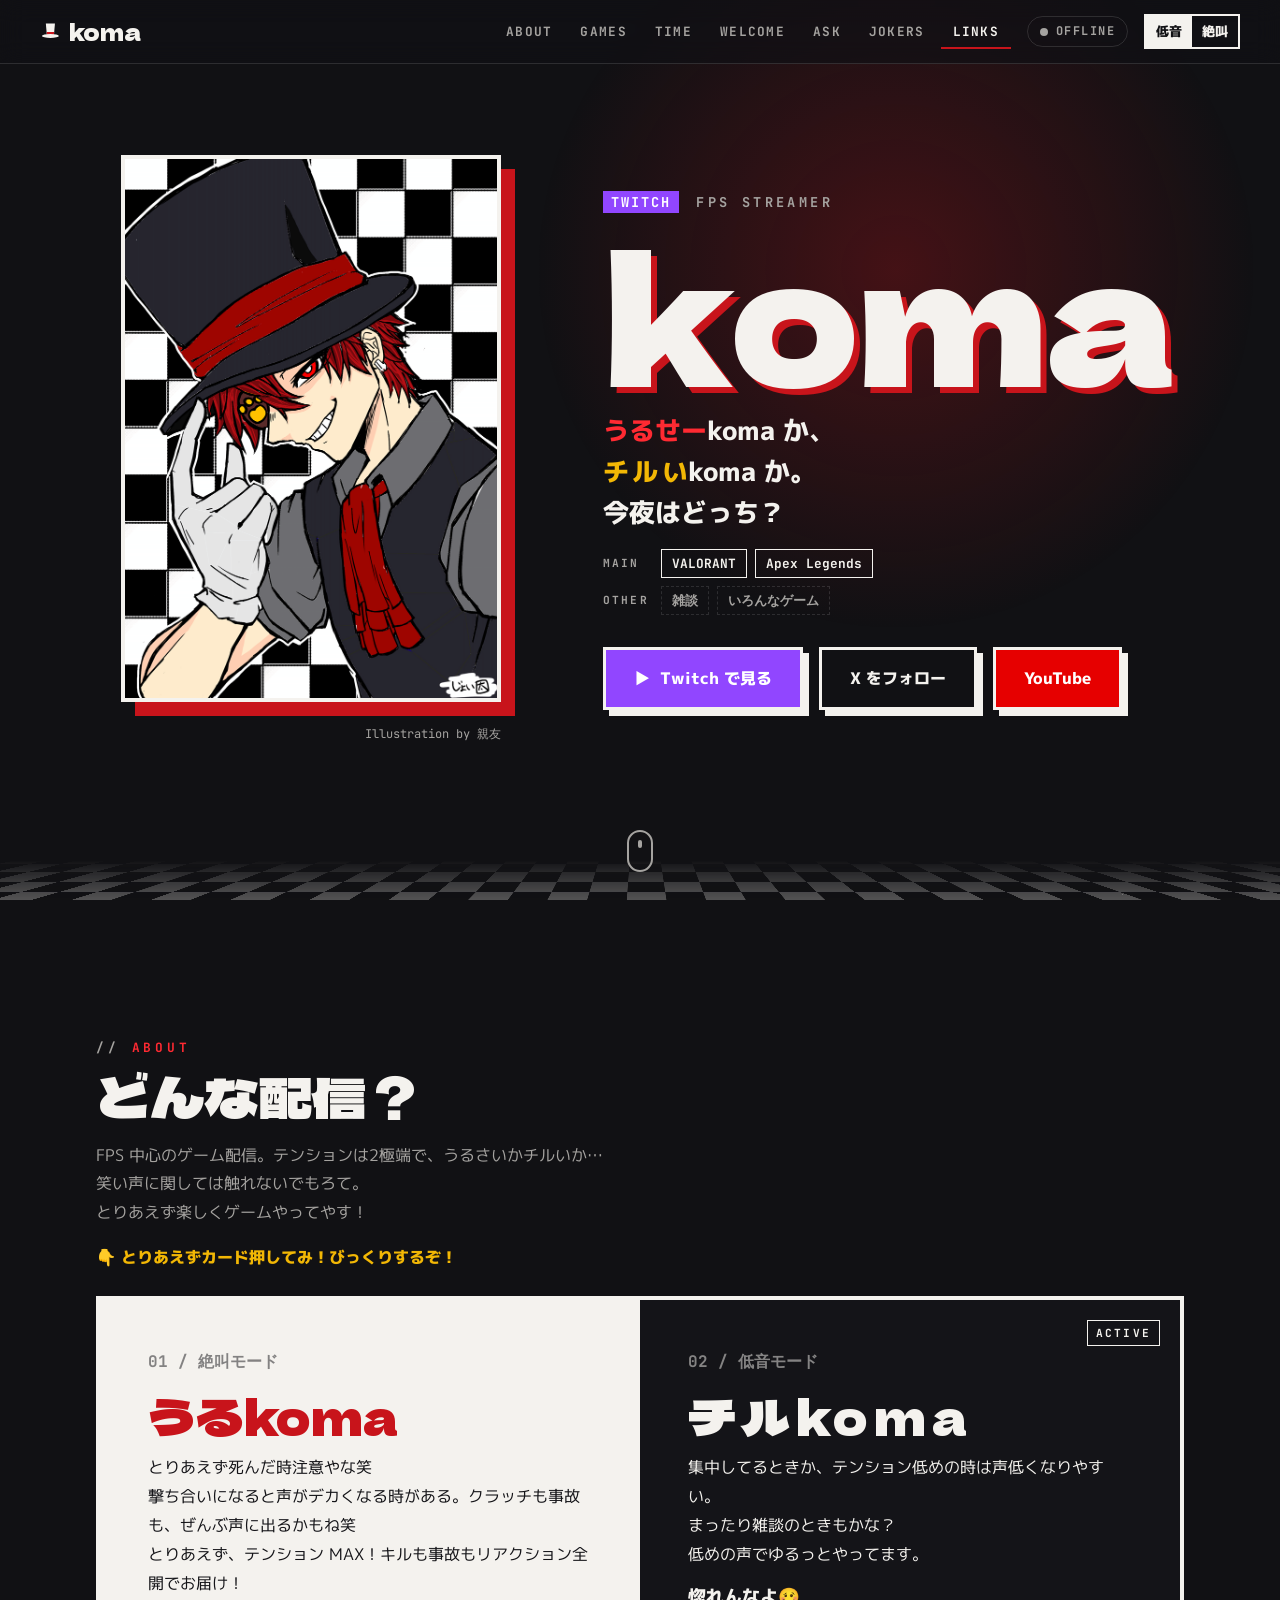
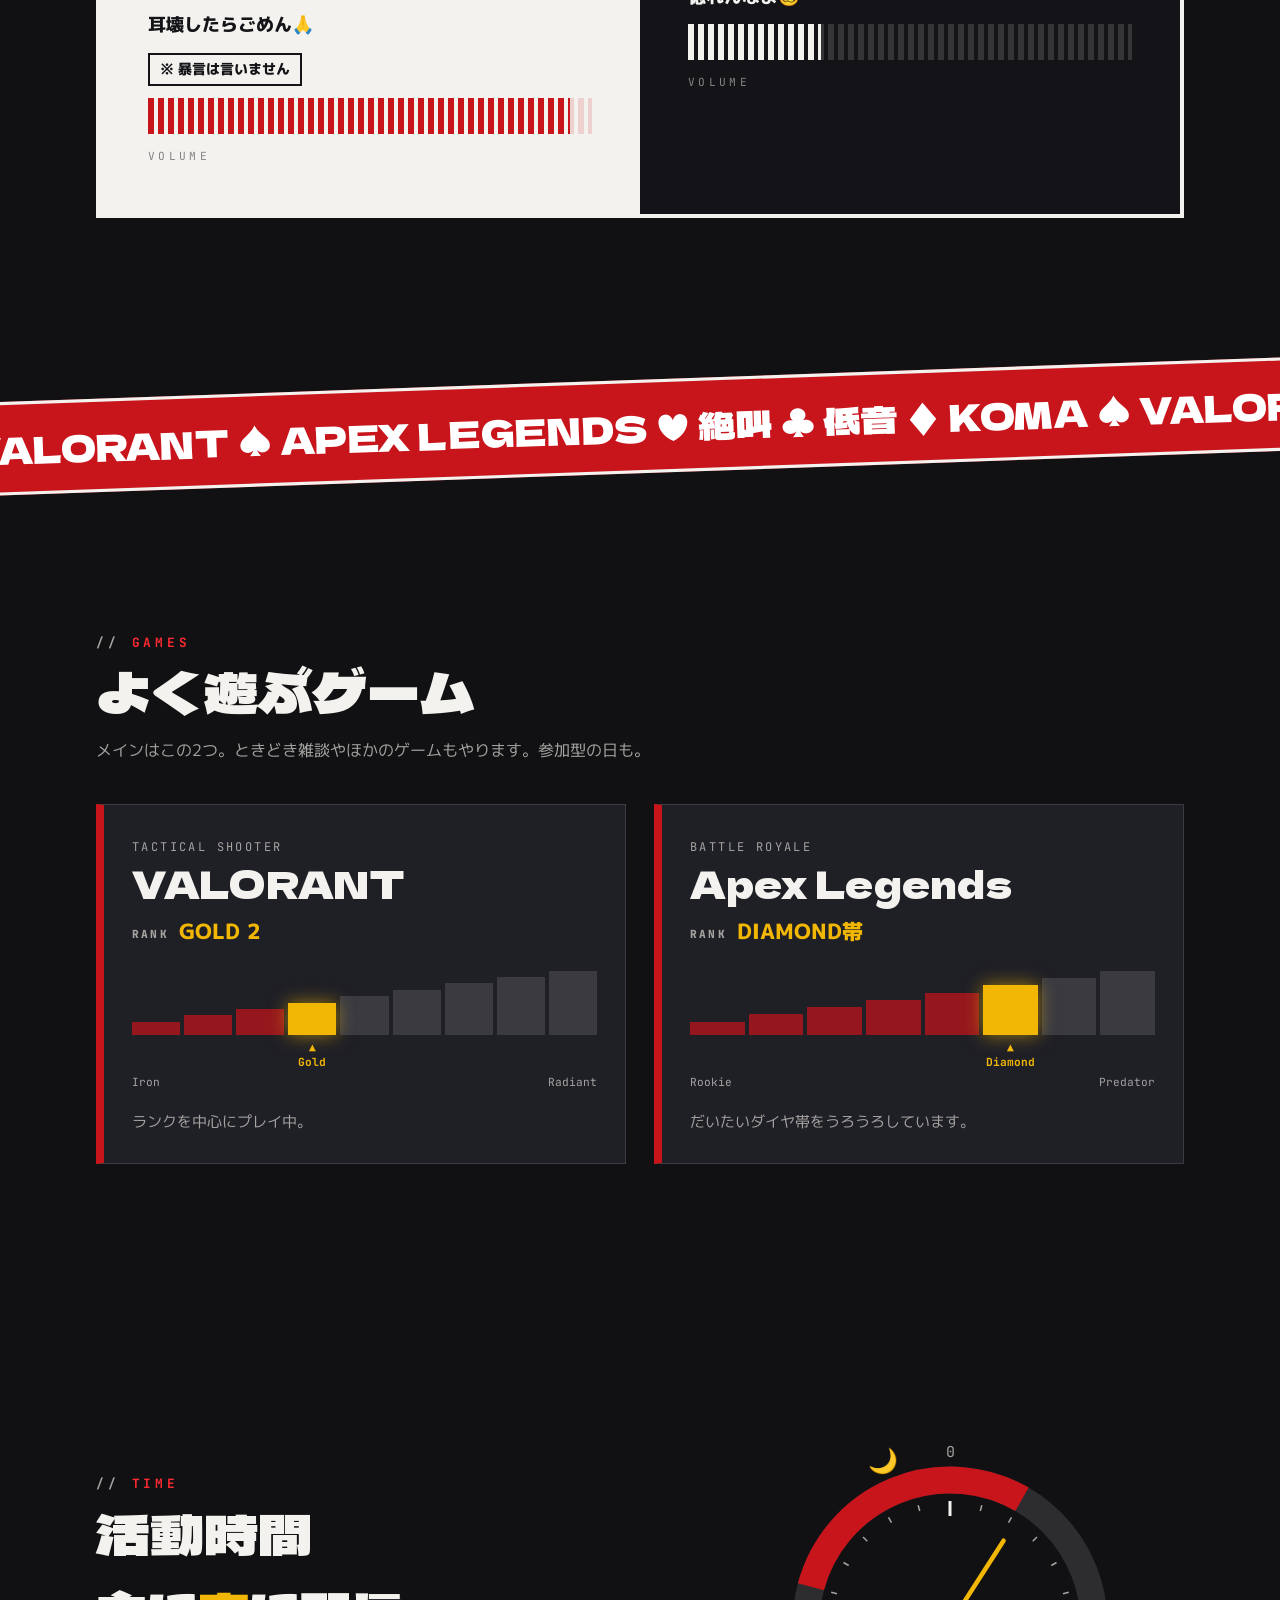
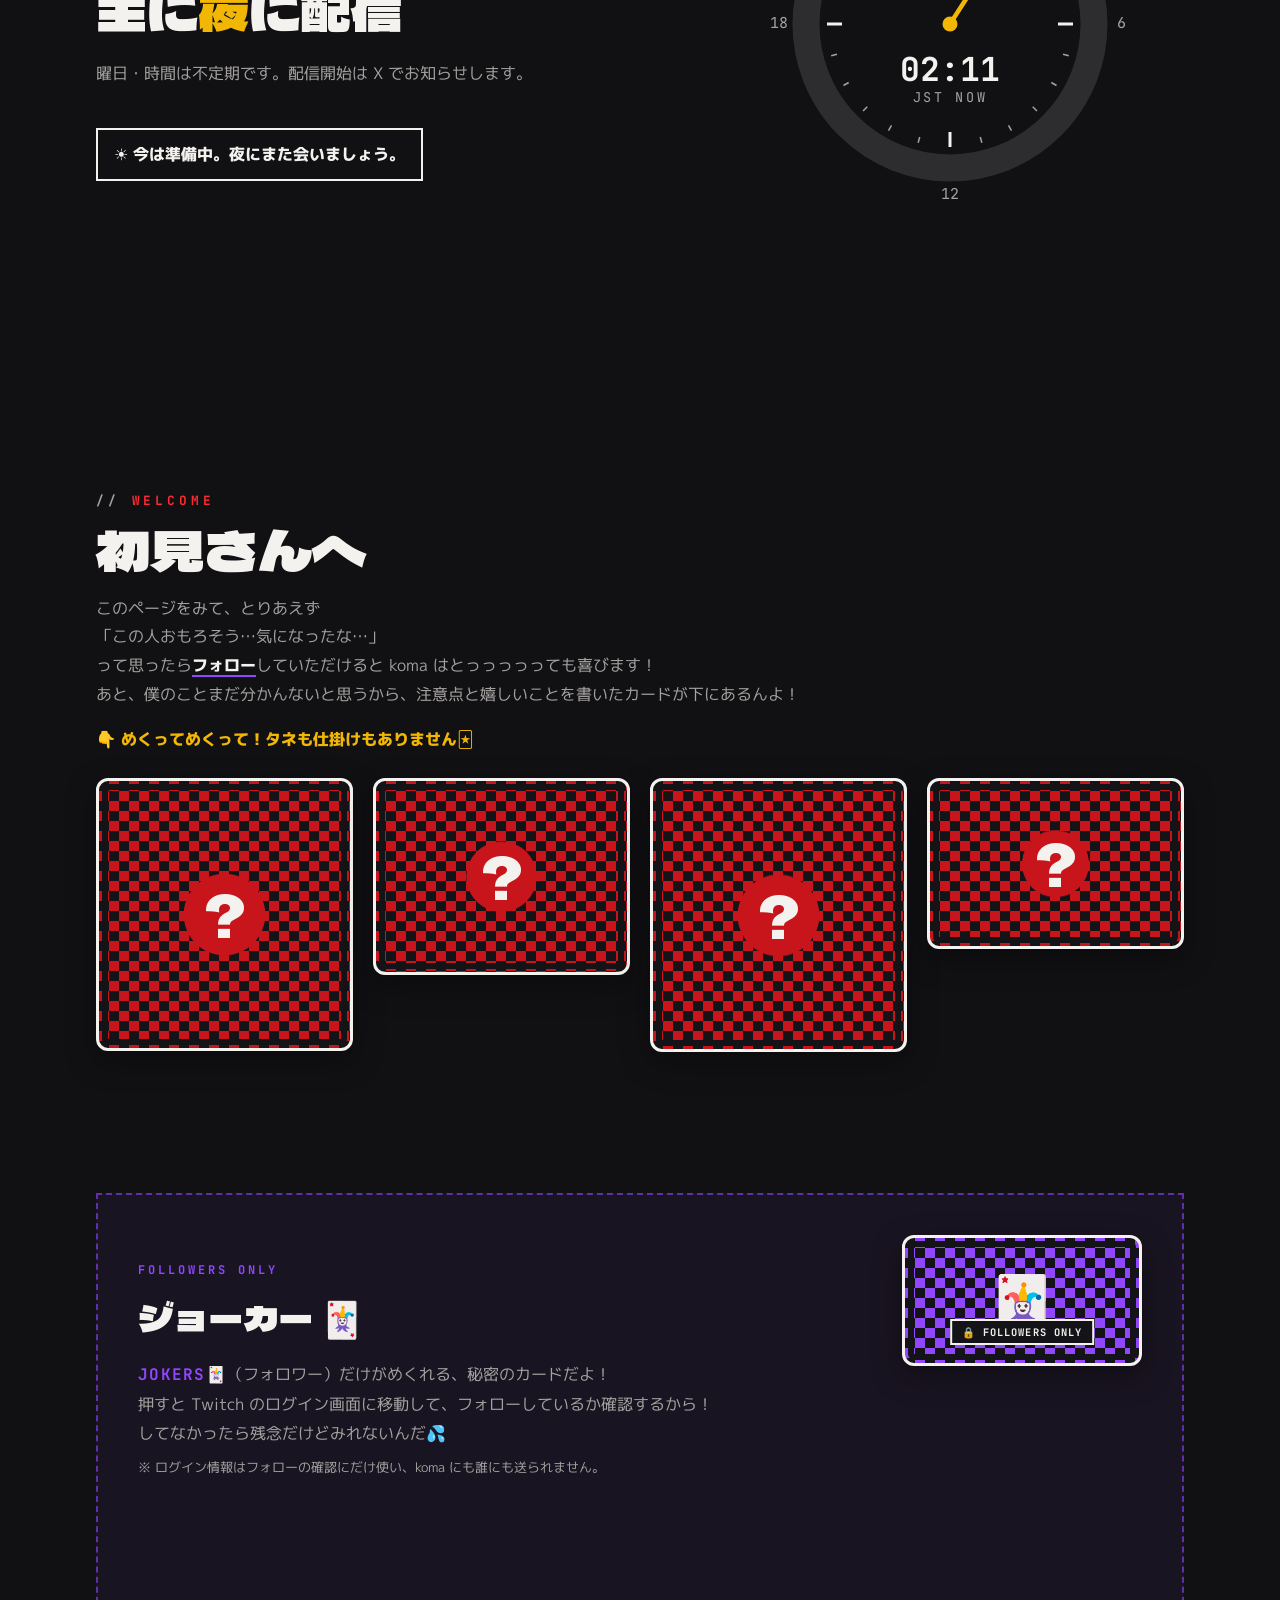
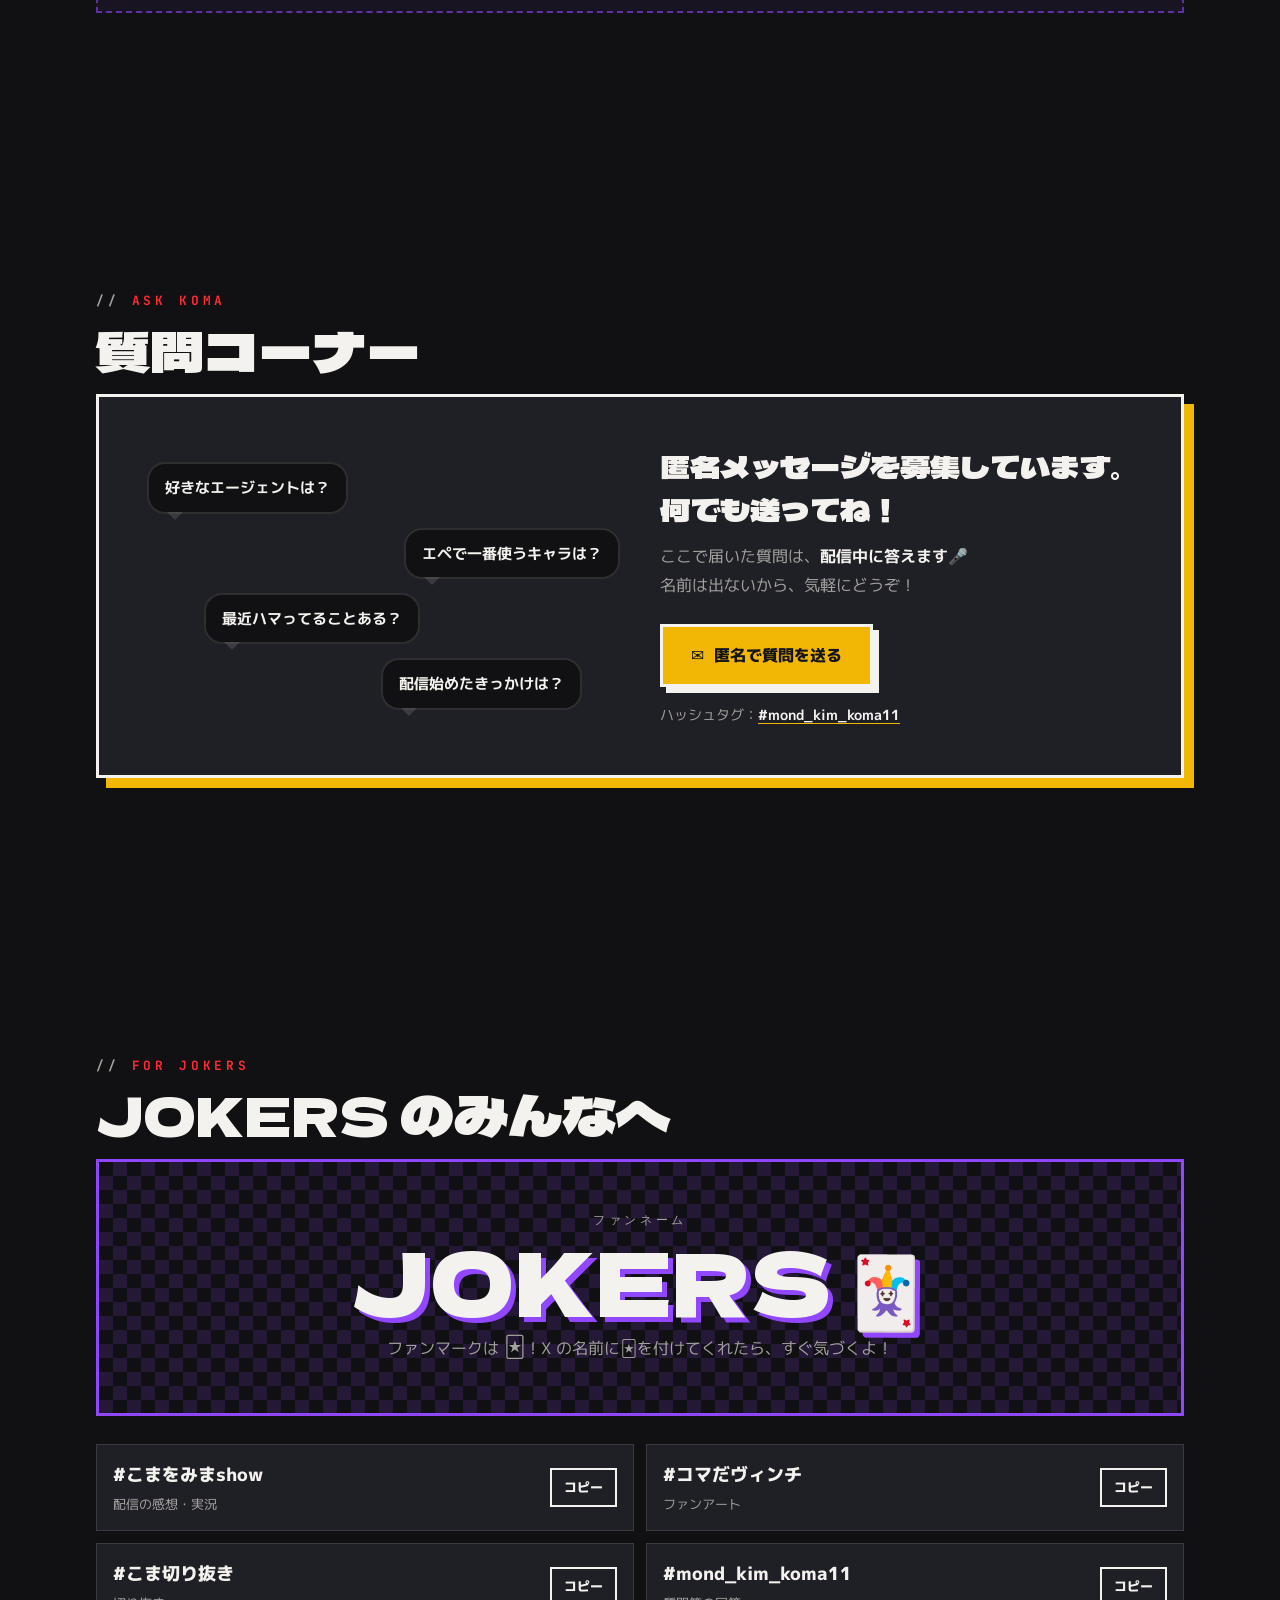
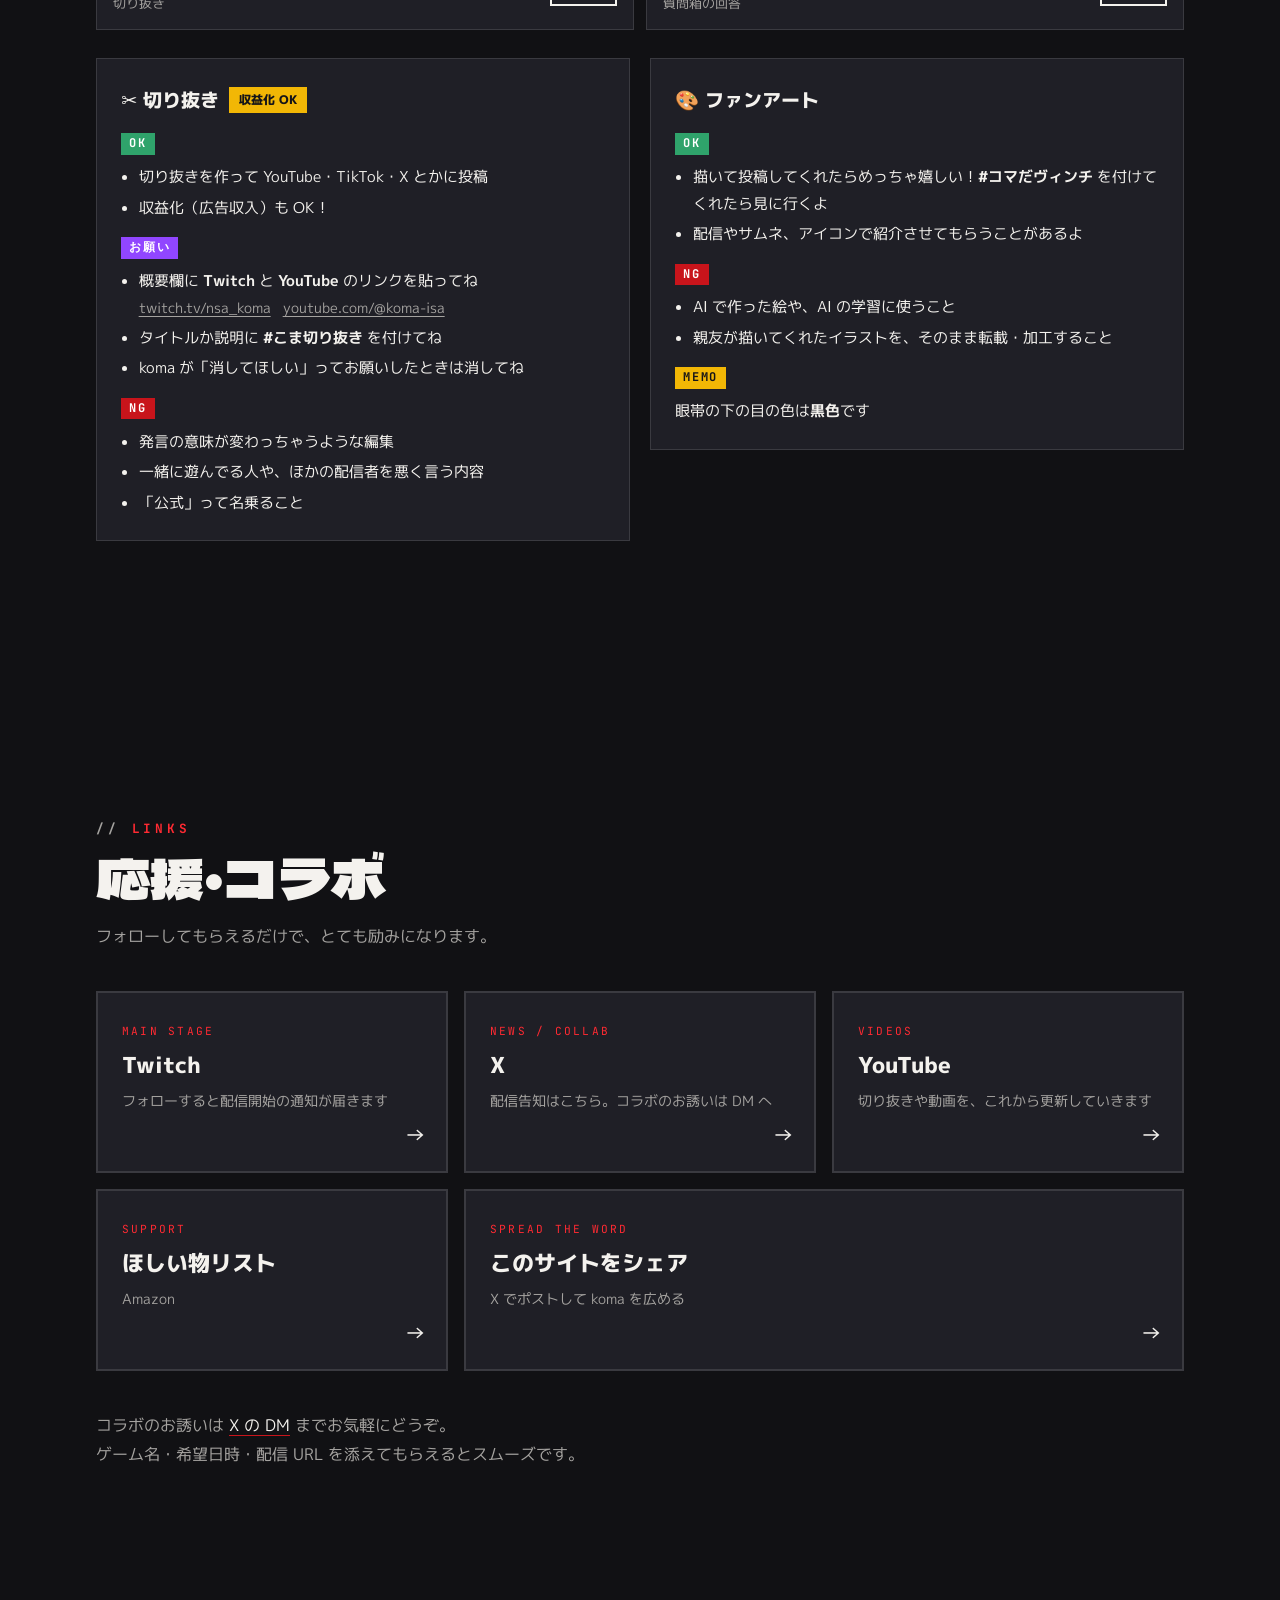
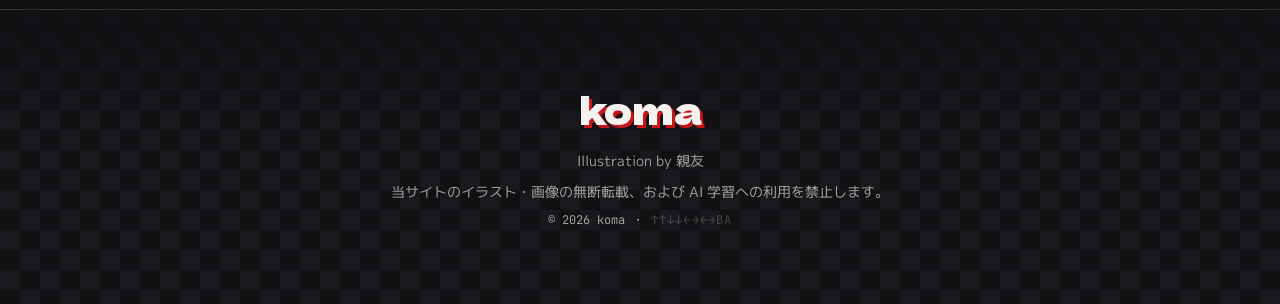
<file: index.html>
<!doctype html>
<html lang="ja" data-mode="low">
<head>
<meta charset="utf-8">
<meta name="viewport" content="width=device-width, initial-scale=1">
<title>koma | Twitch FPS Streamer</title>
<meta name="description" content="うるせーkoma か、チルいkoma か。Twitch で VALORANT / Apex Legends を配信している koma のページ。">
<meta name="theme-color" content="#111114">

<!-- AI学習への利用拒否の意思表示（対応しているクローラーに効きます） -->
<meta name="robots" content="noai, noimageai">

<!-- X（Twitter）などでURLを貼ったときに出るカードの情報（OGP） -->
<meta property="og:type" content="website">
<meta property="og:title" content="koma | Twitch FPS Streamer">
<meta property="og:description" content="うるせーkoma か、チルいkoma か。今夜はどっち？ VALORANT / Apex Legends 配信中。">
<meta property="og:url" content="https://nsakoma-glitch.github.io/">
<!-- カード画像。koma.png を置いたら、そのまま使われます -->
<meta property="og:image" content="https://nsakoma-glitch.github.io/koma.png">
<meta name="twitter:card" content="summary_large_image">
<meta name="twitter:site" content="@KIM_koma11">

<link rel="icon" href="favicon.svg" type="image/svg+xml">
<link rel="preconnect" href="https://fonts.googleapis.com">
<link rel="preconnect" href="https://fonts.gstatic.com" crossorigin>
<link href="https://fonts.googleapis.com/css2?family=Dela+Gothic+One&family=M+PLUS+1p:wght@400;700;800&family=JetBrains+Mono:wght@500;700&display=swap" rel="stylesheet">
<!-- ?v= の数字を変えると、スマホに残った古いファイルではなく新しいファイルを読み込みます。
     style.css や script.js を変えたら、この数字も変える（日付＋その日の何回目、など） -->
<link rel="stylesheet" href="style.css?v=2026101005">
<script src="script.js?v=2026101005" defer></script>
</head>
<body>

<!-- ===== オープニング演出（市松模様のタイルがめくれて幕が開く） ===== -->
<div class="intro" id="intro" aria-hidden="true">
  <div class="intro-tiles" id="intro-tiles"></div>
  <div class="intro-logo">
    <svg class="hat" viewBox="0 0 64 64"><use href="#icon-hat"/></svg>
    <span>IT'S SHOWTIME</span>
  </div>
</div>

<!-- ===== FPS風の照準カーソル（マウス操作の端末だけ） ===== -->
<div class="crosshair" id="crosshair" aria-hidden="true"><i></i><i></i><i></i><i></i><b></b></div>

<!-- スクロールの進み具合 -->
<div class="progress" id="progress" aria-hidden="true"></div>

<!-- ===== ナビゲーション ===== -->
<nav class="nav" aria-label="メインメニュー">
  <a class="nav-logo" href="#top">
    <svg class="hat" viewBox="0 0 64 64" aria-hidden="true"><use href="#icon-hat"/></svg>koma
  </a>
  <ul class="nav-links">
    <li><a href="#about">ABOUT</a></li>
    <li><a href="#games">GAMES</a></li>
    <li><a href="#time">TIME</a></li>
    <li><a href="#welcome">WELCOME</a></li>
    <li><a href="#ask">ASK</a></li>
    <li><a href="#fans">JOKERS</a></li>
    <li><a href="#links">LINKS</a></li>
  </ul>
  <a class="live-pill" id="live-pill" href="https://www.twitch.tv/nsa_koma" target="_blank" rel="noopener">
    <span class="dot"></span><span class="live-text">OFFLINE</span>
  </a>
  <button class="mode-toggle" id="mode-toggle" type="button" aria-label="絶叫モードと低音モードを切り替える">
    <span class="mode-low">低音</span><span class="mode-loud">絶叫</span>
  </button>
</nav>

<!-- ===== 1. ヒーロー ===== -->
<header class="hero" id="top">
  <div class="spotlight" aria-hidden="true"></div>
  <div class="stage-floor" aria-hidden="true"></div>

  <div class="hero-inner">
    <div class="art-wrap">
      <div class="art" data-tilt>
        <!-- koma.png を index.html と同じ場所に置くと表示されます -->
        <img src="koma.png" alt="koma のイラスト" width="1390" height="2000" draggable="false"
             onerror="this.parentElement.classList.add('no-image')">
        <div class="art-placeholder">
          <svg class="hat" viewBox="0 0 64 64" aria-hidden="true"><use href="#icon-hat"/></svg>
          <span>koma.png をここに</span>
        </div>
        <div class="glare" aria-hidden="true"></div>
      </div>
      <p class="credit">Illustration by 親友</p>
    </div>

    <div class="hero-text">
      <p class="eyebrow"><span>TWITCH</span> FPS STREAMER</p>
      <h1 class="name" id="name" aria-label="koma">koma</h1>
      <p class="catch">
        <span class="phrase"><span class="loud-word">うるせー</span>koma か、</span><br>
        <span class="phrase"><span class="low-word">チルい</span>koma か。</span><br>
        今夜はどっち？
      </p>
      <div class="games-line">
        <p class="games-row"><span class="games-label">MAIN</span><span class="tag tag-main">VALORANT</span><span class="tag tag-main">Apex Legends</span></p>
        <p class="games-row"><span class="games-label">OTHER</span><span class="tag">雑談</span><span class="tag">いろんなゲーム</span></p>
      </div>
      <!-- 今のフォロワー数と次の目標（script.js が入れます。取れなかったら出ません） -->
      <div class="follow-goal" id="follow-goal" hidden></div>
      <div class="hero-btns">
        <a class="btn btn-primary" id="hero-watch" href="https://www.twitch.tv/nsa_koma" target="_blank" rel="noopener">
          <span class="btn-icon">▶</span><span class="btn-label">Twitch で見る</span>
        </a>
        <a class="btn btn-ghost" href="https://x.com/KIM_koma11" target="_blank" rel="noopener">X をフォロー</a>
        <a class="btn btn-youtube" href="https://www.youtube.com/@koma-isa" target="_blank" rel="noopener">YouTube</a>
      </div>
    </div>
  </div>

  <a class="scroll-hint" href="#about" aria-label="下へスクロール"><span></span></a>
</header>

<main>
  <!-- ===== 配信中のときだけ出るプレイヤー ===== -->
  <section class="section live-section" id="live" hidden>
    <div class="wrap">
      <h2 class="title"><span class="title-en">ON AIR</span>いま配信中！</h2>
      <div class="player" id="player"></div>
    </div>
  </section>

  <!-- ===== 2. どんな配信？ ===== -->
  <section class="section" id="about">
    <div class="wrap">
      <h2 class="title reveal"><span class="title-en">ABOUT</span>どんな配信？</h2>
      <p class="lead reveal">FPS 中心のゲーム配信。テンションは2極端で、うるさいかチルいか…<br>
        笑い声に関しては触れないでもろて。<br>
        とりあえず楽しくゲームやってやす！</p>
      <p class="try-cards reveal"><span>👇 とりあえずカード押してみ！</span><span>びっくりするぞ！</span></p>

      <div class="modes">
        <button class="mode-card mode-card-loud reveal" type="button" data-set-mode="loud">
          <span class="mode-num">01 / 絶叫モード</span>
          <span class="mode-name">うるkoma</span>
          <span class="mode-desc">とりあえず死んだ時注意やな笑<br>
            撃ち合いになると声がデカくなる時がある。クラッチも事故も、ぜんぶ声に出るかもね笑<br>
            とりあえず、テンション MAX！キルも事故もリアクション全開でお届け！</span>
          <span class="mode-punch">耳壊したらごめん🙏</span>
          <span class="mode-note">※ 暴言は言いません</span>
          <span class="mode-meter" style="--v:.95" aria-hidden="true"></span>
          <span class="mode-meter-label">VOLUME</span>
        </button>
        <button class="mode-card mode-card-low reveal" type="button" data-set-mode="low">
          <span class="mode-num">02 / 低音モード</span>
          <span class="mode-name">チルkoma</span>
          <span class="mode-desc">集中してるときか、テンション低めの時は声低くなりやすい。<br>
            まったり雑談のときもかな？<br>
            低めの声でゆるっとやってます。</span>
          <span class="mode-punch">惚れんなよ🥴</span>
          <span class="mode-meter" style="--v:.3" aria-hidden="true"></span>
          <span class="mode-meter-label">VOLUME</span>
        </button>
      </div>
    </div>
  </section>

  <div class="marquee" aria-hidden="true">
    <div class="marquee-track">
      <span>VALORANT ♠ APEX LEGENDS ♥ 絶叫 ♣ 低音 ♦ KOMA ♠ VALORANT ♥ APEX LEGENDS ♣ 絶叫 ♦ 低音 ♠ KOMA ♥&nbsp;</span>
      <span>VALORANT ♠ APEX LEGENDS ♥ 絶叫 ♣ 低音 ♦ KOMA ♠ VALORANT ♥ APEX LEGENDS ♣ 絶叫 ♦ 低音 ♠ KOMA ♥&nbsp;</span>
    </div>
  </div>

  <!-- ===== 3. よく遊ぶゲーム ===== -->
  <section class="section" id="games">
    <div class="wrap">
      <h2 class="title reveal"><span class="title-en">GAMES</span>よく遊ぶゲーム</h2>
      <p class="lead reveal">メインはこの2つ。ときどき雑談やほかのゲームもやります。参加型の日も。</p>

      <div class="game-grid">
        <!-- data-tiers: ランクの一覧 / data-current: 今のランクの位置（0から数える） -->
        <article class="game-card reveal" data-tilt
                 data-tiers="Iron,Bronze,Silver,Gold,Platinum,Diamond,Ascendant,Immortal,Radiant"
                 data-current="3">
          <p class="game-genre">TACTICAL SHOOTER</p>
          <h3 class="game-title">VALORANT</h3>
          <p class="game-rank"><span class="rank-label">RANK</span>GOLD 2</p>
          <div class="ladder" aria-hidden="true"></div>
          <p class="game-note">ランクを中心にプレイ中。</p>
        </article>

        <article class="game-card reveal" data-tilt
                 data-tiers="Rookie,Bronze,Silver,Gold,Platinum,Diamond,Master,Predator"
                 data-current="5">
          <p class="game-genre">BATTLE ROYALE</p>
          <h3 class="game-title">Apex Legends</h3>
          <p class="game-rank"><span class="rank-label">RANK</span>DIAMOND帯</p>
          <div class="ladder" aria-hidden="true"></div>
          <p class="game-note">だいたいダイヤ帯をうろうろしています。</p>
        </article>
      </div>
    </div>
  </section>

  <!-- ===== 4. 活動時間（24時間の時計） ===== -->
  <section class="section" id="time">
    <div class="wrap time-wrap">
      <div class="time-text">
        <h2 class="title reveal"><span class="title-en">TIME</span>活動時間</h2>
        <p class="time-main reveal">主に<em>夜</em>に配信</p>
        <p class="lead reveal">曜日・時間は不定期です。配信開始は X でお知らせします。</p>
        <p class="now-status reveal" id="now-status"></p>
      </div>
      <div class="dial reveal">
        <!-- script.js が中身を描きます -->
        <svg id="dial" viewBox="0 0 240 240" role="img" aria-label="24時間の時計。夜19時から深夜2時ごろが主な活動時間"></svg>
      </div>
    </div>
  </section>

  <!-- ===== 5. 初見さんへ（トランプをめくる） ===== -->
  <section class="section" id="welcome">
    <div class="wrap">
      <h2 class="title reveal"><span class="title-en">WELCOME</span>初見さんへ</h2>
      <p class="lead reveal">このページをみて、とりあえず<br>
        「この人おもろそう…気になったな…」<br>
        って思ったら<a class="inline-link" href="https://www.twitch.tv/nsa_koma" target="_blank" rel="noopener">フォロー</a>していただけると koma はとっっっっっても喜びます！<br>
        あと、僕のことまだ分かんないと思うから、注意点と嬉しいことを書いたカードが下にあるんよ！</p>
      <p class="try-cards reveal"><span>👇 めくってめくって！</span><span>タネも仕掛けもありません🃏</span></p>

      <div class="cards">
        <button class="card reveal" type="button" aria-pressed="false">
          <span class="card-inner">
            <span class="card-back"></span>
            <span class="card-front" data-suit="♠">
              <span class="card-corner">A<br>♠</span>
              <span class="card-text">コメント大歓迎！「初見です！」の一言だけでもバイトの給料が入るくらい嬉しい！
                <small>（バイトやったことある人にはどのくらい嬉しいか伝わるはず！笑）</small>
                あと指示コメも全然許してるで！</span>
            </span>
          </span>
        </button>
        <button class="card reveal" type="button" aria-pressed="false">
          <span class="card-inner">
            <span class="card-back"></span>
            <span class="card-front red" data-suit="♥">
              <span class="card-corner">A<br>♥</span>
              <span class="card-text">見るだけ（ROM）でも全然 OK。<br>視聴者が増えるだけでニヤニヤしてまう笑</span>
            </span>
          </span>
        </button>
        <button class="card reveal" type="button" aria-pressed="false">
          <span class="card-inner">
            <span class="card-back"></span>
            <span class="card-front" data-suit="♣">
              <span class="card-corner">A<br>♣</span>
              <span class="card-text">ゲームが上手くても下手でも、気軽にどうぞ。質問とかも大歓迎だね！<br>
                教えられる範囲ならなんでも教えるぞ！<br>
                そのかわりに俺が知らないことを君が教えてくれよな！</span>
            </span>
          </span>
        </button>
        <button class="card reveal" type="button" aria-pressed="false">
          <span class="card-inner">
            <span class="card-back"></span>
            <span class="card-front red" data-suit="♦">
              <span class="card-corner">A<br>♦</span>
              <span class="card-text">ゲームとか漫画とかのネタバレはマッッジでだめだからな！<br>（フリじゃないから💢）</span>
            </span>
          </span>
        </button>
      </div>

      <!-- フォロワー限定のジョーカー（仕組みは script.js の 15番） -->
      <div class="joker-area reveal" id="joker-area">
        <div class="joker-info">
          <p class="joker-kicker">FOLLOWERS ONLY</p>
          <h3 class="joker-title">ジョーカー 🃏</h3>
          <p class="joker-desc"><b class="jokers-name">JOKERS🃏</b>（フォロワー）だけがめくれる、秘密のカードだよ！<br>
            押すと Twitch のログイン画面に移動して、フォローしているか確認するから！<br>
            してなかったら残念だけどみれないんだ💦</p>
          <p class="joker-privacy">※ ログイン情報はフォローの確認にだけ使い、koma にも誰にも送られません。</p>
          <p class="joker-status" id="joker-status" role="status" aria-live="polite"></p>
        </div>
        <!-- フォロー期間ごとのメッセージ一覧（script.js の JOKER_TIERS から作られます） -->
        <ol class="joker-tiers" id="joker-tiers" hidden></ol>
        <!-- カード（めくれたら「今のあなたのランク」になる） -->
        <div class="joker-slot">
        <p class="joker-rank-label" id="joker-rank-label" hidden><span>YOUR RANK</span>今のあなたのランク</p>
        <button class="card joker-card is-locked" id="joker" type="button" aria-pressed="false" aria-label="フォロワー限定のジョーカーカード">
          <span class="card-inner">
            <span class="card-back joker-back">
              <span class="joker-lock">🔒 FOLLOWERS ONLY</span>
            </span>
            <span class="card-front joker-front" data-suit="🃏">
              <span class="card-corner">JOKER</span>
              <span class="card-text joker-face">
                <span class="joker-tier-name" id="joker-tier-name">JOKER</span>
                <span class="joker-days" id="joker-days"></span>
                <span class="joker-next" id="joker-next"></span>
              </span>
            </span>
          </span>
        </button>
        </div>
      </div>
    </div>
  </section>

  <!-- ===== 質問コーナー（mond の匿名メッセージ） ===== -->
  <section class="section" id="ask">
    <div class="wrap">
      <h2 class="title reveal"><span class="title-en">ASK KOMA</span>質問コーナー</h2>

      <div class="ask-box reveal">
        <!-- 雰囲気づくりの吹き出し（例なので、好きな質問に書き換えてOK） -->
        <div class="ask-bubbles" aria-hidden="true">
          <span class="ask-bubble">好きなエージェントは？</span>
          <span class="ask-bubble">エペで一番使うキャラは？</span>
          <span class="ask-bubble">最近ハマってることある？</span>
          <span class="ask-bubble">配信始めたきっかけは？</span>
        </div>

        <div class="ask-text">
          <p class="ask-lead"><span>匿名メッセージを</span><span>募集しています。</span><br>何でも送ってね！</p>
          <p class="ask-desc">ここで届いた質問は、<b class="nowrap">配信中に答えます🎤</b><br>
            名前は出ないから、気軽にどうぞ！</p>
          <a class="btn btn-ask" href="https://mond.how/kim_koma11" target="_blank" rel="noopener">
            <span class="btn-icon">✉️</span><span class="btn-label">匿名で質問を送る</span>
          </a>
          <p class="ask-tag">ハッシュタグ：<a href="https://x.com/hashtag/mond_kim_koma11" target="_blank" rel="noopener">#mond_kim_koma11</a></p>
        </div>
      </div>
    </div>
  </section>

  <!-- ===== JOKERS のみんなへ（ファンネーム・ハッシュタグ・ルール） ===== -->
  <section class="section" id="fans">
    <div class="wrap">
      <h2 class="title reveal"><span class="title-en">FOR JOKERS</span>JOKERS のみんなへ</h2>

      <div class="fan-name reveal">
        <p class="fan-name-label">ファンネーム</p>
        <p class="fan-name-main">JOKERS<span class="fan-mark">🃏</span></p>
        <p class="fan-name-desc">ファンマークは <b>🃏</b>！X の名前に🃏を付けてくれたら、すぐ気づくよ！</p>
      </div>

      <!-- ハッシュタグ（押すと X の検索、右のボタンでコピー） -->
      <ul class="tag-list">
        <li class="tag-item reveal">
          <a class="tag-link" href="https://x.com/hashtag/こまをみまshow" target="_blank" rel="noopener">#こまをみまshow</a>
          <span class="tag-use">配信の感想・実況</span>
          <button class="tag-copy" type="button" data-copy="#こまをみまshow">コピー</button>
        </li>
        <li class="tag-item reveal">
          <a class="tag-link" href="https://x.com/hashtag/コマだヴィンチ" target="_blank" rel="noopener">#コマだヴィンチ</a>
          <span class="tag-use">ファンアート</span>
          <button class="tag-copy" type="button" data-copy="#コマだヴィンチ">コピー</button>
        </li>
        <li class="tag-item reveal">
          <a class="tag-link" href="https://x.com/hashtag/こま切り抜き" target="_blank" rel="noopener">#こま切り抜き</a>
          <span class="tag-use">切り抜き</span>
          <button class="tag-copy" type="button" data-copy="#こま切り抜き">コピー</button>
        </li>
        <li class="tag-item reveal">
          <a class="tag-link" href="https://x.com/hashtag/mond_kim_koma11" target="_blank" rel="noopener">#mond_kim_koma11</a>
          <span class="tag-use">質問箱の回答</span>
          <button class="tag-copy" type="button" data-copy="#mond_kim_koma11">コピー</button>
        </li>
      </ul>

      <!-- ルール -->
      <div class="rules">
        <article class="rule-card reveal">
          <h3 class="rule-title">✂️ 切り抜き <span class="rule-badge">収益化 OK</span></h3>
          <p class="rule-head ok">OK</p>
          <ul>
            <li>切り抜きを作って YouTube・TikTok・X とかに投稿</li>
            <li>収益化（広告収入）も OK！</li>
          </ul>
          <p class="rule-head ask">お願い</p>
          <ul>
            <li>概要欄に <b>Twitch</b> と <b>YouTube</b> のリンクを貼ってね
              <span class="rule-links">
                <a href="https://www.twitch.tv/nsa_koma" target="_blank" rel="noopener">twitch.tv/nsa_koma</a>
                <a href="https://www.youtube.com/@koma-isa" target="_blank" rel="noopener">youtube.com/@koma-isa</a>
              </span>
            </li>
            <li>タイトルか説明に <b class="nowrap">#こま切り抜き</b> を付けてね</li>
            <li>koma が「消してほしい」ってお願いしたときは消してね</li>
          </ul>
          <p class="rule-head ng">NG</p>
          <ul>
            <li>発言の意味が変わっちゃうような編集</li>
            <li>一緒に遊んでる人や、ほかの配信者を悪く言う内容</li>
            <li>「公式」って名乗ること</li>
          </ul>
        </article>

        <article class="rule-card reveal">
          <h3 class="rule-title">🎨 ファンアート</h3>
          <p class="rule-head ok">OK</p>
          <ul>
            <li>描いて投稿してくれたらめっちゃ嬉しい！<b class="nowrap">#コマだヴィンチ</b> を付けてくれたら見に行くよ</li>
            <li>配信やサムネ、アイコンで紹介させてもらうことがあるよ</li>
          </ul>
          <p class="rule-head ng">NG</p>
          <ul>
            <li>AI で作った絵や、AI の学習に使うこと</li>
            <li>親友が描いてくれたイラストを、そのまま転載・加工すること</li>
          </ul>
          <p class="rule-head memo">MEMO</p>
          <p class="rule-memo">眼帯の下の目の色は<b>黒色</b>です</p>
        </article>
      </div>
    </div>
  </section>

  <!-- ===== 6〜8. 応援・リンク・コラボ ===== -->
  <section class="section" id="links">
    <div class="wrap">
      <h2 class="title reveal"><span class="title-en">LINKS</span>応援・コラボ</h2>
      <p class="lead reveal">フォローしてもらえるだけで、とても励みになります。</p>

      <div class="link-grid">
        <a class="link-card reveal" data-brand="twitch" href="https://www.twitch.tv/nsa_koma" target="_blank" rel="noopener">
          <span class="link-kicker">MAIN STAGE</span>
          <strong>Twitch</strong>
          <span class="link-desc">フォローすると配信開始の通知が届きます</span>
          <span class="arrow" aria-hidden="true">→</span>
        </a>
        <a class="link-card reveal" data-brand="x" href="https://x.com/KIM_koma11" target="_blank" rel="noopener">
          <span class="link-kicker">NEWS / COLLAB</span>
          <strong>X</strong>
          <span class="link-desc">配信告知はこちら。コラボのお誘いは DM へ</span>
          <span class="arrow" aria-hidden="true">→</span>
        </a>
        <a class="link-card reveal" data-brand="youtube" href="https://www.youtube.com/@koma-isa" target="_blank" rel="noopener">
          <span class="link-kicker">VIDEOS</span>
          <strong>YouTube</strong>
          <span class="link-desc">切り抜きや動画を、これから更新していきます</span>
          <span class="arrow" aria-hidden="true">→</span>
        </a>
        <a class="link-card reveal" data-brand="amazon" href="https://www.amazon.co.jp/hz/wishlist/ls/1W5BACUEN4CA8" target="_blank" rel="noopener">
          <span class="link-kicker">SUPPORT</span>
          <strong>ほしい物リスト</strong>
          <span class="link-desc">Amazon</span>
          <span class="arrow" aria-hidden="true">→</span>
        </a>
        <a class="link-card link-card-wide reveal" data-brand="share" id="share-link" href="https://x.com/intent/post" target="_blank" rel="noopener">
          <span class="link-kicker">SPREAD THE WORD</span>
          <strong>このサイトをシェア</strong>
          <span class="link-desc">X でポストして koma を広める</span>
          <span class="arrow" aria-hidden="true">→</span>
        </a>
      </div>

      <p class="collab-note reveal">コラボのお誘いは <a href="https://x.com/KIM_koma11" target="_blank" rel="noopener">X の DM</a> までお気軽にどうぞ。<br>
        ゲーム名・希望日時・配信 URL を添えてもらえるとスムーズです。</p>
    </div>
  </section>
</main>

<footer class="footer">
  <p class="footer-logo">koma</p>
  <p>Illustration by 親友</p>
  <p>当サイトのイラスト・画像の無断転載、および AI 学習への利用を禁止します。</p>
  <p class="footer-small">© <span id="year">2026</span> koma ・ <span class="hint" title="何かが起きるかも">↑↑↓↓←→←→BA</span></p>
</footer>

<!-- 魔法の演出用のキャンバス -->
<canvas class="fx" id="fx" aria-hidden="true"></canvas>
<div class="toast" id="toast" role="status" aria-live="polite"></div>

<!-- シルクハットのアイコン（何度も使うので1回だけ定義して <use> で呼び出す） -->
<svg width="0" height="0" style="position:absolute" aria-hidden="true">
  <symbol id="icon-hat" viewBox="0 0 64 64">
    <path d="M18 8h28l-3 34H21z" fill="currentColor"/>
    <path d="M20.5 34h23l-.8 8H21.3z" fill="#c8141b"/>
    <ellipse cx="32" cy="46" rx="26" ry="6" fill="currentColor"/>
  </symbol>
</svg>

</body>
</html>
</file>
<file: style.css>
/* =========================================================
   koma — style.css
   目次
     0. 色とフォント（CSS変数）／モード切り替え
     1. 基本
     2. オープニング・照準カーソル・進捗バー
     3. ナビゲーション
     4. ヒーロー
     5. セクション共通・スクロール表示
     6. どんな配信？（モードカード）
     7. 流れる帯（マーキー）
     8. ゲームカード・ランクの階段
     9. 活動時間（24時間ダイヤル）
    10. 初見さんへ（トランプ）
    11. リンク
    12. フッター・トースト・演出用キャンバス
    13. スマホ対応
    14. 動きを減らす設定
   ========================================================= */


/* ---------- 0. 色とフォント ---------- */
/* 低音モード（黒ベース）がデフォルト */
:root {
  --bg: #111114;
  --bg-2: #18181d;
  --surface: #1f1f26;
  --fg: #f4f2ee;
  --muted: #a5a3a0;
  --line: rgba(255, 255, 255, .12);
  --accent: #c8141b;
  --accent-2: #ff2a32;
  --gold: #f2b705;
  /* 各サービスの色（白い文字が読みやすい濃さにしています） */
  --twitch: #9146ff;
  --youtube: #e60000;
  --checker-a: #0b0b0d;
  --checker-b: #f4f2ee;

  --font-display: "Dela Gothic One", "M PLUS 1p", sans-serif;
  --font-body: "M PLUS 1p", system-ui, sans-serif;
  --font-mono: "JetBrains Mono", ui-monospace, monospace;

  --ease-out: cubic-bezier(.16, 1, .3, 1);
  --nav-h: 64px;
  color-scheme: dark;
}

/* 絶叫モード（白ベース）。html の data-mode を JS が書き換えます */
:root[data-mode="loud"] {
  --bg: #f4f2ee;
  --bg-2: #ebe8e2;
  --surface: #ffffff;
  --fg: #141418;
  --muted: #5d5b60;
  --line: rgba(0, 0, 0, .12);
  --accent: #c8141b;
  --accent-2: #e0161e;
  color-scheme: light;
}


/* ---------- 1. 基本 ---------- */
*, *::before, *::after { box-sizing: border-box; }
* { margin: 0; padding: 0; }
html { scroll-behavior: smooth; scroll-padding-top: var(--nav-h); }
body {
  background: var(--bg);
  color: var(--fg);
  font-family: var(--font-body);
  line-height: 1.8;
  overflow-x: hidden;
  -webkit-font-smoothing: antialiased;
  transition: background-color .4s, color .4s;
}
a { color: inherit; }
button { font: inherit; color: inherit; background: none; border: 0; cursor: pointer; }
img { max-width: 100%; display: block; }
:focus-visible { outline: 3px solid var(--gold); outline-offset: 3px; }
::selection { background: var(--accent); color: #fff; }

main { overflow-x: clip; } /* 斜めの帯が横にはみ出さないように */
.wrap { width: min(1120px, 100%); margin: 0 auto; padding: 0 16px; }
.hat { width: 1em; height: 1em; color: var(--fg); flex: none; }


/* ---------- 2. オープニング ---------- */
.intro {
  position: fixed; inset: 0; z-index: 10000;
  display: none; place-items: center;
  pointer-events: none;
}
.js .intro.is-playing { display: grid; pointer-events: auto; }
.intro-tiles {
  position: absolute; inset: 0;
  display: grid;
  grid-template-columns: repeat(var(--cols), 1fr);
  grid-template-rows: repeat(var(--rows), 1fr);
  perspective: 800px;
}
.intro-tiles span { background: var(--checker-a); backface-visibility: hidden; }
.intro-tiles span.w { background: var(--checker-b); }
.intro.is-open .intro-tiles span {
  animation: tile-out .55s var(--ease-out) var(--d) forwards;
}
@keyframes tile-out {
  to { transform: rotateY(90deg) scale(.4); opacity: 0; }
}
.intro-logo {
  position: relative;
  display: grid; justify-items: center; gap: 8px;
  background: #111114; color: #f4f2ee;
  padding: 24px 32px;
  border: 3px solid #f4f2ee;
  box-shadow: 8px 8px 0 #c8141b;
  font-family: var(--font-mono); font-weight: 700; letter-spacing: .3em;
  animation: logo-pop .5s var(--ease-out) both;
}
.intro-logo .hat { font-size: 56px; color: #f4f2ee; animation: hat-tip 1s var(--ease-out) .2s both; }
.intro.is-open .intro-logo { animation: logo-out .35s ease-in forwards; }
@keyframes logo-pop { from { transform: scale(.6); opacity: 0; } }
@keyframes logo-out { to { transform: scale(1.4); opacity: 0; } }
@keyframes hat-tip {
  0% { transform: translateY(-30px) rotate(-20deg); opacity: 0; }
  60% { transform: translateY(4px) rotate(8deg); opacity: 1; }
  100% { transform: none; }
}

/* 照準カーソル */
.crosshair {
  position: fixed; left: 0; top: 0; z-index: 9999;
  width: 0; height: 0;
  pointer-events: none;
  transform: translate3d(var(--x, -100px), var(--y, -100px), 0);
  display: none;
  --gap: 6px; --len: 9px; --c: var(--accent-2);
}
.has-crosshair .crosshair { display: block; }
.has-crosshair, .has-crosshair a, .has-crosshair button { cursor: none; }
.crosshair i {
  position: absolute; background: var(--c);
  box-shadow: 0 0 0 1px rgba(0, 0, 0, .55);
  transition: transform .18s var(--ease-out), background .18s;
}
.crosshair i:nth-child(1), .crosshair i:nth-child(2) { width: 2px; height: var(--len); left: -1px; }
.crosshair i:nth-child(3), .crosshair i:nth-child(4) { height: 2px; width: var(--len); top: -1px; }
.crosshair i:nth-child(1) { bottom: var(--gap); }
.crosshair i:nth-child(2) { top: var(--gap); }
.crosshair i:nth-child(3) { right: var(--gap); }
.crosshair i:nth-child(4) { left: var(--gap); }
.crosshair b {
  position: absolute; width: 2px; height: 2px; left: -1px; top: -1px;
  background: var(--c); box-shadow: 0 0 0 1px rgba(0, 0, 0, .55);
}
.crosshair.is-hover { --c: var(--gold); }
.crosshair.is-hover i:nth-child(1) { transform: translateY(-6px); }
.crosshair.is-hover i:nth-child(2) { transform: translateY(6px); }
.crosshair.is-hover i:nth-child(3) { transform: translateX(-6px); }
.crosshair.is-hover i:nth-child(4) { transform: translateX(6px); }
.crosshair.is-firing i:nth-child(1) { transform: translateY(-10px); }
.crosshair.is-firing i:nth-child(2) { transform: translateY(10px); }
.crosshair.is-firing i:nth-child(3) { transform: translateX(-10px); }
.crosshair.is-firing i:nth-child(4) { transform: translateX(10px); }

/* クリックしたときのヒットマーカー（×印） */
.hitmarker {
  position: fixed; z-index: 9998; width: 28px; height: 28px;
  margin: -14px 0 0 -14px; pointer-events: none;
  animation: hit .35s ease-out forwards;
}
.hitmarker::before, .hitmarker::after {
  content: ""; position: absolute; left: 50%; top: 50%;
  width: 28px; height: 2px; margin: -1px 0 0 -14px;
  background: linear-gradient(90deg, #fff 0 35%, transparent 35% 65%, #fff 65%);
  transform: rotate(45deg);
}
.hitmarker::after { transform: rotate(-45deg); }
@keyframes hit { from { transform: scale(.6); } 30% { transform: scale(1.1); } to { transform: scale(1); opacity: 0; } }

/* スクロールの進捗バー */
.progress {
  position: fixed; left: 0; top: 0; z-index: 1001;
  width: 100%; height: 3px;
  background: var(--accent);
  transform-origin: left; transform: scaleX(var(--p, 0));
}


/* ---------- 3. ナビゲーション ---------- */
.nav {
  position: fixed; inset: 0 0 auto; z-index: 1000;
  height: var(--nav-h);
  display: flex; align-items: center; gap: 16px;
  padding: 0 clamp(16px, 4vw, 40px);
  background: color-mix(in srgb, var(--bg) 70%, transparent);
  backdrop-filter: blur(12px);
  -webkit-backdrop-filter: blur(12px);
  border-bottom: 1px solid var(--line);
}
.nav-logo {
  display: flex; align-items: center; gap: 8px;
  font-family: var(--font-display); font-size: 1.4rem; text-decoration: none;
}
.nav-logo .hat { font-size: 1.3rem; }
.nav-links { display: flex; gap: 4px; list-style: none; margin-left: auto; }
.nav-links a {
  display: block; padding: 6px 12px;
  font-family: var(--font-mono); font-size: .8rem; font-weight: 700; letter-spacing: .1em;
  text-decoration: none; color: var(--muted);
  transition: color .2s;
}
.nav-links a:hover, .nav-links a.is-current { color: var(--fg); }
.nav-links a.is-current { box-shadow: inset 0 -2px 0 var(--accent); }

.live-pill {
  display: inline-flex; align-items: center; gap: 8px;
  padding: 4px 12px; border: 1px solid var(--line); border-radius: 999px;
  font-family: var(--font-mono); font-size: .75rem; font-weight: 700; letter-spacing: .12em;
  text-decoration: none; color: var(--muted); white-space: nowrap;
}
.live-pill .dot { width: 8px; height: 8px; border-radius: 50%; background: var(--muted); }
.live-pill.is-live { background: var(--accent); border-color: var(--accent); color: #fff; }
.live-pill.is-live .dot { background: #fff; animation: pulse 1.2s infinite; }
@keyframes pulse { 0% { box-shadow: 0 0 0 0 rgba(255,255,255,.8); } 100% { box-shadow: 0 0 0 10px rgba(255,255,255,0); } }

.mode-toggle {
  position: relative; display: grid; grid-template-columns: 1fr 1fr;
  border: 2px solid var(--fg); font-weight: 800; font-size: .8rem;
}
.mode-toggle span { padding: 4px 10px; transition: background .3s, color .3s; }
:root[data-mode="low"] .mode-low,
:root[data-mode="loud"] .mode-loud { background: var(--fg); color: var(--bg); }
:root[data-mode="loud"] .mode-loud { background: var(--accent); color: #fff; }


/* ---------- 4. ヒーロー ---------- */
.hero {
  position: relative; overflow: hidden;
  min-height: 100svh;
  display: grid; place-items: center;
  padding: calc(var(--nav-h) + 32px) 0 96px;
  isolation: isolate;
}
/* マウスに付いてくるスポットライト */
.spotlight {
  position: absolute; inset: 0; z-index: -1;
  background: radial-gradient(600px circle at var(--mx, 70%) var(--my, 30%),
              color-mix(in srgb, var(--accent) 28%, transparent), transparent 60%);
  transition: background .1s;
}
/* 奥に流れていく市松模様のステージ床 */
.stage-floor {
  position: absolute; z-index: -2;
  left: -50%; right: -50%; bottom: -10%; height: 70%;
  background-color: var(--checker-b);
  background-image:
    linear-gradient(45deg, var(--checker-a) 25%, transparent 25%, transparent 75%, var(--checker-a) 75%),
    linear-gradient(45deg, var(--checker-a) 25%, transparent 25%, transparent 75%, var(--checker-a) 75%);
  background-size: 120px 120px;
  background-position: 0 0, 60px 60px;
  transform: perspective(500px) rotateX(62deg);
  transform-origin: 50% 100%;
  animation: floor 4s linear infinite;
  -webkit-mask-image: linear-gradient(to top, #000 10%, transparent 85%);
          mask-image: linear-gradient(to top, #000 10%, transparent 85%);
  opacity: .55;
}
@keyframes floor { to { background-position: 0 120px, 60px 180px; } }

.hero-inner {
  width: min(1120px, 100%); padding: 0 16px;
  display: grid; grid-template-columns: minmax(0, .85fr) minmax(0, 1.15fr);
  gap: clamp(32px, 6vw, 80px); align-items: center;
}

.art-wrap { perspective: 1000px; justify-self: center; width: min(380px, 100%); }
.art {
  position: relative; overflow: hidden;
  aspect-ratio: 1390 / 2000;
  background: var(--surface);
  border: 4px solid var(--fg);
  box-shadow: 14px 14px 0 var(--accent);
  transform: rotateX(var(--rx, 0deg)) rotateY(var(--ry, 0deg));
  transition: transform .4s var(--ease-out), box-shadow .4s;
  transform-style: preserve-3d;
}
.art img { width: 100%; height: 100%; object-fit: cover; user-select: none; -webkit-user-drag: none; }
.art-placeholder {
  position: absolute; inset: 0; display: none;
  place-content: center; justify-items: center; gap: 12px;
  color: var(--muted); font-family: var(--font-mono); font-size: .85rem;
  background:
    repeating-linear-gradient(45deg, transparent 0 14px, var(--line) 14px 15px);
}
.art-placeholder .hat { font-size: 80px; color: var(--muted); }
.art.no-image img { display: none; }
.art.no-image .art-placeholder { display: grid; }
.glare {
  position: absolute; inset: 0; pointer-events: none;
  background: radial-gradient(circle at var(--gx, 50%) var(--gy, 0%), rgba(255,255,255,.35), transparent 50%);
  opacity: var(--go, 0); transition: opacity .3s;
  mix-blend-mode: overlay;
}
.credit {
  margin-top: 22px; text-align: right;
  font-family: var(--font-mono); font-size: .75rem; color: var(--muted);
}

.eyebrow {
  font-family: var(--font-mono); font-size: .85rem; font-weight: 700; letter-spacing: .25em; color: var(--muted);
}
.eyebrow span { background: #9146ff; color: #fff; padding: 2px 8px; margin-right: 6px; letter-spacing: .15em; }
.name {
  font-family: var(--font-display); font-weight: 400;
  font-size: clamp(5rem, 17vw, 11rem); line-height: .95;
  margin: 12px 0 16px;
  text-shadow: 6px 6px 0 var(--accent);
  letter-spacing: -.02em;
}
.name .ch { display: inline-block; }
.name .ch.is-scrambling { color: var(--gold); }

.catch { font-size: clamp(1.15rem, 3.2vw, 1.6rem); font-weight: 800; line-height: 1.6; }
.loud-word { color: var(--accent-2); display: inline-block; }
.low-word { color: var(--gold); display: inline-block; letter-spacing: .15em; margin-right: -.15em; /* 最後の文字のあとの余白を打ち消す */ }
/* ひとまとまりの途中で改行しないようにする */
.catch .phrase { white-space: nowrap; }
.catch:hover .loud-word { animation: shake .25s linear infinite; }
@keyframes shake {
  0%, 100% { transform: translate(0, 0) rotate(0); }
  25% { transform: translate(-2px, 1px) rotate(-3deg); }
  50% { transform: translate(2px, -1px) rotate(2deg); }
  75% { transform: translate(-1px, -2px) rotate(-1deg); }
}

/* 遊ぶゲーム：MAIN（メイン）と OTHER（その他）の2段 */
.games-line { display: grid; gap: 8px; margin-top: 16px; }

/* フォロワー数と次の目標（トップ） */
.follow-goal { width: min(380px, 100%); margin-top: 24px; }
.follow-goal-now { font-weight: 800; }
.follow-goal-now b { font-family: var(--font-mono); font-size: 1.5em; color: var(--twitch); margin-inline: 2px; }
.follow-goal-next { color: var(--muted); font-size: .85rem; }
.follow-goal-next b { color: var(--gold); font-size: 1.15em; }
:root[data-mode="loud"] .follow-goal-next b { color: var(--accent); }
.follow-goal-bar { height: 8px; margin-top: 8px; background: var(--line); overflow: hidden; }
.follow-goal-bar i { display: block; height: 100%; width: calc(var(--p) * 100%); background: linear-gradient(90deg, var(--twitch), var(--gold)); }
.games-row { display: flex; flex-wrap: wrap; align-items: center; gap: 8px; }
.games-label {
  width: 4.5em;
  font-family: var(--font-mono); font-size: .7rem; font-weight: 700; letter-spacing: .2em;
  color: var(--muted);
}
.tag {
  font-family: var(--font-mono); font-size: .8rem; font-weight: 700;
  border: 1px dashed var(--line); padding: 2px 10px; color: var(--muted);
}
.tag-main { border: 1px solid var(--fg); color: var(--fg); }

.hero-btns { display: flex; flex-wrap: wrap; gap: 16px; margin-top: 32px; }
.btn {
  position: relative; display: inline-flex; align-items: center; gap: 10px;
  padding: 14px 28px;
  font-weight: 800; text-decoration: none;
  border: 3px solid var(--fg);
  box-shadow: 6px 6px 0 var(--fg);
  transition: transform .15s, box-shadow .15s;
}
.btn:hover { transform: translate(3px, 3px); box-shadow: 3px 3px 0 var(--fg); }
.btn:active { transform: translate(6px, 6px); box-shadow: 0 0 0 var(--fg); }
.btn-primary { background: var(--twitch); color: #fff; }
.btn-ghost { background: var(--bg); }
.btn-youtube { background: var(--youtube); color: #fff; }
/* 配信中は Twitch ボタンが光って脈打つ */
.btn-primary.is-live { animation: live-glow 1.4s ease-in-out infinite; }
@keyframes live-glow {
  50% { box-shadow: 6px 6px 0 var(--fg), 0 0 28px 6px color-mix(in srgb, var(--twitch) 70%, transparent); }
}

.scroll-hint {
  position: absolute; bottom: 28px; left: 50%; translate: -50% 0;
  width: 26px; height: 42px; border: 2px solid var(--muted); border-radius: 14px;
}
.scroll-hint span {
  position: absolute; left: 50%; top: 8px; width: 4px; height: 8px; margin-left: -2px;
  background: var(--muted); border-radius: 2px; animation: wheel 1.6s infinite;
}
@keyframes wheel { to { transform: translateY(14px); opacity: 0; } }


/* ---------- 5. セクション共通 ---------- */
.section { padding: clamp(80px, 12vw, 140px) 0; position: relative; }
.title {
  font-family: var(--font-display); font-weight: 400;
  font-size: clamp(2rem, 6vw, 3.4rem); line-height: 1.2;
  margin-bottom: 12px;
}
.title-en {
  display: block; width: fit-content; margin-bottom: 8px;
  font-family: var(--font-mono); font-size: .8rem; font-weight: 700; letter-spacing: .3em;
  color: var(--accent-2);
}
.title-en::before { content: "// "; color: var(--muted); }
.lead { color: var(--muted); margin-bottom: 40px; }
.lead small { font-size: .85em; }
/* 「カード押してみ！」の呼びかけ */
.lead:has(+ .try-cards) { margin-bottom: 16px; }
.try-cards {
  display: inline-block; margin-bottom: 24px;
  font-weight: 800; color: var(--gold);
  animation: nudge 1.6s ease-in-out infinite;
}
.try-cards span { display: inline-block; } /* 文の途中で改行しない */
:root[data-mode="loud"] .try-cards { color: var(--accent); } /* 白い背景では金色が読みにくいので赤に */
@keyframes nudge { 50% { transform: translateY(4px); } }

/* スクロールで現れる（JSが動いたときだけ隠す） */
.js .reveal {
  opacity: 0; transform: translateY(40px);
  transition: opacity .8s var(--ease-out), transform .8s var(--ease-out);
  transition-delay: var(--delay, 0s);
}
.js .reveal.is-visible { opacity: 1; transform: none; }

/* 配信中プレイヤー */
.live-section { padding-bottom: 0; }
.player {
  aspect-ratio: 16 / 9; border: 4px solid var(--fg); box-shadow: 14px 14px 0 #9146ff;
  background: #000;
}
.player iframe { width: 100%; height: 100%; border: 0; display: block; }


/* ---------- 6. どんな配信？ ---------- */
.modes { display: grid; grid-template-columns: 1fr 1fr; gap: 0; border: 4px solid var(--fg); }
.mode-card {
  position: relative; text-align: left;
  display: grid; gap: 12px; align-content: start;
  padding: clamp(28px, 4vw, 48px);
  min-height: 340px;
  transition: transform .3s var(--ease-out);
}
.mode-card-loud { background: #f4f2ee; color: #141418; }
.mode-card-low { background: #141418; color: #f4f2ee; }
.mode-num { font-family: var(--font-mono); font-weight: 700; opacity: .5; }
.mode-name { font-family: var(--font-display); font-size: clamp(2rem, 5vw, 3rem); line-height: 1.1; }
.mode-card-loud .mode-name { color: #c8141b; }
.mode-card-loud:hover .mode-name { animation: shake .2s linear infinite; }
.mode-card-low .mode-name { letter-spacing: .12em; }
.mode-desc { max-width: 28em; }
/* 説明文の最後のひとこと（耳壊したらごめん／惚れんなよ） */
.mode-punch { font-weight: 800; font-size: 1.1rem; }
.mode-note {
  justify-self: start;
  font-size: .85rem; font-weight: 800;
  padding: 2px 10px;
  border: 2px solid currentColor;
}
.mode-meter {
  margin-top: auto; height: 36px;
  display: block;
  background: repeating-linear-gradient(90deg, currentColor 0 6px, transparent 6px 10px);
  -webkit-mask-image: linear-gradient(90deg, #000 calc(var(--level, .5) * 100%), rgba(0,0,0,.15) 0);
          mask-image: linear-gradient(90deg, #000 calc(var(--level, .5) * 100%), rgba(0,0,0,.15) 0);
}
.mode-card-loud .mode-meter { color: #c8141b; }
/* 音量メーターを揺らす。@property で登録した変数はアニメーションできます */
@property --level { syntax: "<number>"; inherits: false; initial-value: .5; }
.mode-meter { --level: var(--v); animation: meter .5s ease-in-out infinite alternate; }
.mode-card-low .mode-meter { animation-duration: 1.4s; }
@keyframes meter { from { --level: calc(var(--v) * .55); } to { --level: var(--v); } }
.mode-meter-label { font-family: var(--font-mono); font-size: .7rem; letter-spacing: .3em; opacity: .5; }
.mode-card::after {
  content: "ACTIVE"; position: absolute; top: 20px; right: 20px;
  font-family: var(--font-mono); font-size: .7rem; font-weight: 700; letter-spacing: .2em;
  padding: 2px 8px; border: 1px solid currentColor; opacity: 0; transition: opacity .3s;
}
:root[data-mode="loud"] .mode-card-loud::after,
:root[data-mode="low"] .mode-card-low::after { opacity: 1; }


/* ---------- 7. マーキー ---------- */
.marquee {
  overflow: hidden; background: var(--accent); color: #fff;
  transform: rotate(-2deg) scale(1.05);
  border-block: 3px solid var(--fg);
  margin: 24px 0;
}
.marquee-track {
  display: flex; width: max-content;
  animation: marquee 30s linear infinite;
}
.marquee-track span {
  font-family: var(--font-display); font-size: clamp(1.4rem, 4vw, 2.2rem);
  padding: 10px 0; white-space: nowrap;
}
@keyframes marquee { to { transform: translateX(-50%); } }


/* ---------- 8. ゲームカード ---------- */
.game-grid { display: grid; grid-template-columns: repeat(auto-fit, minmax(min(100%, 320px), 1fr)); gap: 28px; }
.game-card {
  position: relative; overflow: hidden;
  padding: 32px 28px 28px;
  background: var(--surface);
  border: 1px solid var(--line);
  border-left: 8px solid var(--accent);
  transform: perspective(900px) rotateX(var(--rx, 0deg)) rotateY(var(--ry, 0deg));
  transition: transform .4s var(--ease-out), opacity .8s var(--ease-out);
}
.game-card::before {
  content: ""; position: absolute; inset: 0; pointer-events: none;
  background: radial-gradient(400px circle at var(--gx, 50%) var(--gy, 50%), color-mix(in srgb, var(--gold) 14%, transparent), transparent 60%);
  opacity: var(--go, 0); transition: opacity .3s;
}
.game-genre { font-family: var(--font-mono); font-size: .75rem; letter-spacing: .2em; color: var(--muted); }
.game-title { font-family: var(--font-display); font-weight: 400; font-size: clamp(1.8rem, 4vw, 2.4rem); line-height: 1.2; }
.game-rank { margin-top: 8px; font-weight: 800; font-size: 1.3rem; color: var(--gold); }
.rank-label {
  font-family: var(--font-mono); font-size: .7rem; letter-spacing: .2em; color: var(--muted);
  margin-right: 10px; vertical-align: middle;
}
.game-note { color: var(--muted); margin-top: 16px; font-size: .95rem; }

/* ランクの階段 */
.ladder { margin-top: 20px; }
.ladder-steps { display: flex; gap: 4px; align-items: flex-end; height: 64px; }
.ladder-steps span {
  flex: 1; height: calc(20% + var(--i) * var(--step));
  background: var(--line);
  transform-origin: bottom; transform: scaleY(0);
  transition: transform .6s var(--ease-out), background .3s;
  transition-delay: calc(var(--i) * 60ms + .2s);
}
.ladder-steps span.done { background: color-mix(in srgb, var(--accent) 70%, transparent); }
.ladder-steps span.now { background: var(--gold); box-shadow: 0 0 18px color-mix(in srgb, var(--gold) 60%, transparent); }
.is-visible .ladder-steps span, .no-motion .ladder-steps span { transform: scaleY(1); }
/* 今のランクの ▲。棒1本の幅 =（全体 − すき間4px × (n−1)）÷ n
   cur 番目の棒の中心 = 棒の幅 × (cur + 0.5) + すき間4px × cur */
.ladder-marker { position: relative; height: 2.6em; margin-top: 6px; font-family: var(--font-mono); font-size: .7rem; }
.ladder-marker b {
  position: absolute; top: 0;
  left: calc((100% - (var(--n) - 1) * 4px) / var(--n) * (var(--cur) + .5) + var(--cur) * 4px);
  transform: translateX(-50%);
  color: var(--gold); text-align: center; line-height: 1.3; white-space: nowrap;
}
.ladder-labels {
  display: flex; justify-content: space-between; margin-top: 2px;
  font-family: var(--font-mono); font-size: .7rem; color: var(--muted);
}


/* ---------- 9. 活動時間 ---------- */
.time-wrap { display: grid; grid-template-columns: 1.1fr .9fr; gap: 48px; align-items: center; }
.time-main { font-family: var(--font-display); font-size: clamp(2rem, 6vw, 3.2rem); line-height: 1.3; margin: 8px 0 16px; }
.time-main em { font-style: normal; color: var(--gold); }
.now-status {
  display: inline-block; font-weight: 800;
  padding: 10px 16px; border: 2px solid var(--fg);
}
.now-status:empty { display: none; }
.now-status.on { background: var(--accent); color: #fff; border-color: var(--accent); }
.dial { justify-self: center; width: min(360px, 100%); }
.dial svg { width: 100%; height: auto; overflow: visible; }
.dial .ring-bg { fill: none; stroke: var(--line); stroke-width: 18; }
.dial .ring-on { fill: none; stroke: var(--accent); stroke-width: 18; stroke-linecap: butt; }
.dial .tick { stroke: var(--muted); stroke-width: 1; }
.dial .tick.major { stroke: var(--fg); stroke-width: 2; }
.dial .hour-label { fill: var(--muted); font-family: var(--font-mono); font-size: 10px; text-anchor: middle; dominant-baseline: middle; }
.dial .hand { stroke: var(--gold); stroke-width: 3; stroke-linecap: round; transition: transform 1s var(--ease-out); }
.dial .hub { fill: var(--gold); }
.dial .center-time { fill: var(--fg); font-family: var(--font-mono); font-size: 22px; font-weight: 700; text-anchor: middle; }
.dial .center-sub { fill: var(--muted); font-family: var(--font-mono); font-size: 9px; letter-spacing: .2em; text-anchor: middle; }
.dial .moon { font-size: 16px; text-anchor: middle; dominant-baseline: middle; }


/* ---------- 10. 初見さんへ（トランプ） ---------- */
/* grid-auto-rows: 1fr で、全部の段を一番高いカードに合わせる → 4枚とも同じ大きさ */
.cards { display: grid; grid-template-columns: repeat(4, minmax(0, 1fr)); grid-auto-rows: 1fr; gap: 20px; align-items: stretch; }
/* 表と裏を同じマスに重ねる（grid-area: 1 / 1）。
   absolute で重ねるのと違って、文が長いときはカードが縦に伸びてくれます */
.card { display: grid; width: 100%; perspective: 1000px; aspect-ratio: 5 / 7; text-align: left; } /* 幅は列に合わせ、縦横比は「最低これくらいの高さ」として使う */
.card-inner {
  position: relative; display: grid;
  transform-style: preserve-3d;
  transition: transform .7s var(--ease-out);
}
.card[aria-pressed="true"] .card-inner { transform: rotateY(180deg); }
.card:hover .card-inner { transform: rotateY(12deg); }
.card[aria-pressed="true"]:hover .card-inner { transform: rotateY(168deg); }
.card-back, .card-front {
  grid-area: 1 / 1; position: relative; border-radius: 12px;
  backface-visibility: hidden; -webkit-backface-visibility: hidden;
  border: 3px solid #f4f2ee;
  box-shadow: 0 10px 30px rgba(0, 0, 0, .35);
}
.card-back {
  background-color: #141418;
  background-image:
    radial-gradient(circle at 50% 50%, #c8141b 0 22%, transparent 22.5%),
    linear-gradient(45deg, #c8141b 25%, transparent 25%, transparent 75%, #c8141b 75%),
    linear-gradient(45deg, #c8141b 25%, transparent 25%, transparent 75%, #c8141b 75%);
  background-size: 100% 100%, 20px 20px, 20px 20px;
  background-position: center, 0 0, 10px 10px;
  outline: 6px solid #141418; outline-offset: -12px;
}
.card-back::after {
  content: "?"; position: absolute; inset: 0; display: grid; place-items: center;
  font-family: var(--font-display); font-size: clamp(2.4rem, 6vw, 3.4rem); color: #f4f2ee;
}
.card-front {
  transform: rotateY(180deg);
  background: #fbfaf7; color: #141418;
  display: grid; align-content: center; padding: 64px 18px 24px;
  overflow: hidden;
}
.card-front.red { color: #c8141b; }
.card-front::after {
  content: attr(data-suit); position: absolute; right: -10px; bottom: -40px;
  font-size: 9rem; line-height: 1; opacity: .08;
}
.card-corner {
  position: absolute; top: 12px; left: 14px;
  font-family: var(--font-display); line-height: 1.1; text-align: center; font-size: 1.1rem;
}
.card-text { position: relative; z-index: 1; color: #141418; font-weight: 700; font-size: clamp(.85rem, 1.3vw, .95rem); line-height: 1.7; }
.card-text small { display: block; margin-top: 6px; font-size: .85em; font-weight: 400; color: #55545a; }
/* スマホではカードが小さいので、角のマークと文字がかぶらないよう詰める */
@media (max-width: 560px) {
  .card-front { align-content: start; padding: 54px 12px 16px; }
  .card-corner { top: 10px; left: 12px; font-size: 1rem; }
  .card-text { font-size: .8rem; line-height: 1.6; }
}

/* 文中のリンク */
.inline-link { color: var(--fg); font-weight: 800; text-decoration-color: var(--twitch); text-decoration-thickness: 2px; text-underline-offset: 4px; }

/* フォロワー限定のジョーカー */
.joker-area {
  margin-top: 56px; padding: clamp(20px, 4vw, 40px);
  /* パソコン：左に説明とメッセージ、右にカード。スマホ：説明 → カード → メッセージ */
  display: grid; grid-template-columns: 1fr 240px; column-gap: 40px; align-items: center;
  grid-template-areas: "info slot" "tiers slot";
  border: 2px dashed color-mix(in srgb, var(--twitch) 60%, transparent);
  background: color-mix(in srgb, var(--twitch) 6%, transparent);
}
.joker-kicker { font-family: var(--font-mono); font-size: .75rem; font-weight: 700; letter-spacing: .25em; color: var(--twitch); }
.joker-title { font-family: var(--font-display); font-weight: 400; font-size: clamp(1.6rem, 4vw, 2.2rem); margin: 4px 0 12px; }
.joker-desc { color: var(--muted); }
/* ファンネーム「JOKERS」 */
.jokers-name { font-family: var(--font-mono); letter-spacing: .08em; color: var(--twitch); }
.joker-privacy { color: var(--muted); font-size: .8rem; margin-top: 8px; }
.joker-status { margin-top: 16px; font-weight: 800; }
.joker-status:empty { display: none; }
.joker-status[data-kind="ok"] { color: var(--gold); }
.joker-status[data-kind="ng"] { color: var(--accent-2); }
.joker-status a { color: var(--fg); text-decoration-color: var(--twitch); text-underline-offset: 3px; }

.joker-back {
  background-color: #141418;
  background-image:
    linear-gradient(45deg, var(--twitch) 25%, transparent 25%, transparent 75%, var(--twitch) 75%),
    linear-gradient(45deg, var(--twitch) 25%, transparent 25%, transparent 75%, var(--twitch) 75%);
  background-size: 20px 20px, 20px 20px;
  background-position: 0 0, 10px 10px;
}
.joker-back::after { content: "🃏"; font-size: 3.6rem; }
.joker-lock {
  position: absolute; left: 50%; bottom: 18px; z-index: 1; translate: -50% 0;
  padding: 2px 10px; white-space: nowrap;
  background: #141418; color: #f4f2ee; border: 2px solid #f4f2ee;
  font-family: var(--font-mono); font-size: .65rem; font-weight: 700; letter-spacing: .1em;
  /* iPhone の Safari では、裏面に重ねた部品が表に透けることがあるので、自分でも裏を隠す */
  backface-visibility: hidden; -webkit-backface-visibility: hidden;
  transition: visibility 0s .35s; /* めくる動きの途中（真横を向いたころ）で消す */
}
.card[aria-pressed="true"] .joker-lock { visibility: hidden; }
.card-front.joker-front { background: #141418; border-color: var(--gold); color: var(--gold); }
.joker-front .card-text { color: #f4f2ee; }
.joker-front .card-corner { font-family: var(--font-mono); font-size: .75rem; letter-spacing: .1em; }
/* フォロー期間のランクの色
   --tier：基本の色（枠の光など）
   --metal：金属っぽく見せるための色の重なり。最初と最後を同じ色にすると、流れる光が途切れない */
[data-tier="rookie"]   { --tier: #8a8a93; } /* まだフォローしていない人（光らない） */
[data-tier="bronze"]   { --tier: #d98b4a; --metal: #b8662b, #e8a165 20%, #fff0de 50%, #d07a3a 80%, #b8662b; }
[data-tier="silver"]   { --tier: #c9d1da; --metal: #9aa4af, #e3e9ef 20%, #ffffff 50%, #bcc6d0 80%, #9aa4af; }
[data-tier="gold"]     { --tier: #f2b705; --metal: #d99a00, #ffd84d 20%, #fffbe0 50%, #f2b705 80%, #d99a00; }
[data-tier="platinum"] { --tier: #4fd1c5; --metal: #2fb3a6, #8ff0e5 20%, #effffd 50%, #4fd1c5 80%, #2fb3a6; }
[data-tier="diamond"]  { --tier: #bfefff; --metal: #ffffff, #9be7ff 20%, #ffffff 40%, #c9b8ff 60%, #8fd8ff 80%, #ffffff; }
[data-tier="master"]   { --tier: #a66bff; --metal: #8a4dff, #c79bff 20%, #ffffff 50%, #a66bff 80%, #8a4dff; }
[data-tier="predator"] { --tier: #ff3b3b; --metal: #d41414, #ff6b5a 20%, #ffe2dc 50%, #ff3b3b 80%, #d41414; }
/* プレデターは赤く脈打つ */
.joker-card[data-tier="predator"] .joker-front { animation: predator-glow 1.6s ease-in-out infinite; }
.joker-card[data-tier="predator"] .joker-tier-name { filter: drop-shadow(0 0 8px rgba(255, 59, 59, .8)); }
[data-tier="predator"] .joker-tier-badge { color: #fff; }
@keyframes predator-glow {
  50% { box-shadow: 0 0 48px rgba(255, 59, 59, .85); }
}

/* 全ランクを金属みたいにテカらせる：いくつかの色が重なったグラデーションが流れる。
   解放済みのランクとカードだけ光る（まだのランクと ROOKIE は光らない） */
.joker-tier.is-open .joker-tier-badge,
.joker-card[data-tier]:not([data-tier="rookie"]) .joker-tier-name {
  background: linear-gradient(110deg, var(--metal));
  background-size: 250% 100%;
  animation: sparkle 3.5s linear infinite;
}
@keyframes sparkle { to { background-position: -250% 0; } }

/* カードの枠も同じ金属のグラデーションに（中は黒、枠だけグラデーション） */
.joker-card[data-tier] .joker-front {
  border-color: transparent;
  background:
    linear-gradient(#141418, #141418) padding-box,
    linear-gradient(135deg, var(--metal, var(--tier), var(--tier))) border-box;
  box-shadow: 0 0 28px color-mix(in srgb, var(--tier) 45%, transparent);
}
/* 上のランクほど、カードの表面に斜めの光が走る */
.joker-card:is([data-tier="diamond"], [data-tier="master"], [data-tier="predator"]) .joker-front::before {
  content: ""; position: absolute; inset: 0; pointer-events: none;
  background: linear-gradient(115deg, transparent 35%, color-mix(in srgb, var(--tier) 30%, transparent) 48%, rgba(255,255,255,.18) 50%, transparent 62%);
  background-size: 300% 100%;
  animation: sparkle 4s linear infinite;
}
.joker-face { display: grid; gap: 6px; text-align: center; }
.joker-tier-name { font-family: var(--font-display); font-size: 1.3rem; line-height: 1.2; color: var(--tier, var(--gold)); }
/* カードのランク名は、文字の形に光を切り抜く */
.joker-card[data-tier]:not([data-tier="rookie"]) .joker-tier-name {
  -webkit-background-clip: text; background-clip: text; color: transparent;
}
.joker-days { font-size: 1rem; }
.joker-next { font-size: .75rem; font-weight: 400; color: #a5a3a0; }

.joker-info { grid-area: info; }
.joker-slot { grid-area: slot; display: grid; gap: 10px; justify-items: center; }
/* めくれたあとは、カードを上にくっつけてスクロールしてもついてくる */
.joker-area:has(.joker-tiers:not([hidden])) .joker-slot {
  align-self: start; position: sticky; top: calc(var(--nav-h) + 20px);
}
.joker-rank-label { text-align: center; font-weight: 800; }
.joker-rank-label span {
  display: block; font-family: var(--font-mono); font-size: .7rem; letter-spacing: .25em; color: var(--twitch);
}

/* ランクごとのメッセージ一覧 */
.joker-tiers { grid-area: tiers; list-style: none; margin-top: 20px; display: grid; gap: 8px; text-align: left; }
.joker-tier { display: grid; grid-template-columns: 7.5em 1fr; gap: 12px; align-items: center; padding: 10px 12px; background: var(--surface); border: 1px solid var(--line); }
.joker-tier:not(.is-open) { opacity: .55; }
.joker-tier-badge {
  display: grid; justify-items: center; padding: 4px 6px;
  background: var(--tier); color: #141418;
  font-family: var(--font-mono); font-size: .75rem; font-weight: 700; letter-spacing: .08em;
}
.joker-tier-badge small { font-size: .65rem; font-weight: 400; letter-spacing: 0; }
.joker-tier-msg { font-size: .9rem; white-space: pre-line; /* メッセージの改行をそのまま表示 */ }
/* 手紙の最後の署名（右寄せ） */
.joker-tier-sign { display: block; margin-top: 10px; text-align: right; font-size: .8rem; color: var(--muted); font-style: italic; }

/* 鍵がかかっているときは、押すとガタガタ揺れる */
.joker-card.is-locked:hover .card-inner { transform: none; animation: shake .25s linear 2; }

@media (max-width: 720px) {
  .joker-area { grid-template-columns: 1fr; grid-template-areas: "info" "slot" "tiers"; row-gap: 24px; text-align: center; }
  .joker-area:has(.joker-tiers:not([hidden])) .joker-slot { position: static; }
  .joker-slot { width: 100%; }
  .joker-card { width: min(220px, 70%); justify-self: center; }
  .joker-tier { grid-template-columns: 1fr; gap: 6px; }
  .joker-tier-badge { justify-self: start; grid-auto-flow: column; gap: 8px; align-items: baseline; }
}


/* ---------- 質問コーナー ---------- */
.ask-box {
  display: grid; grid-template-columns: 1fr 1fr; gap: 40px; align-items: center;
  padding: clamp(24px, 5vw, 48px);
  background: var(--surface); border: 3px solid var(--fg);
  box-shadow: 10px 10px 0 var(--gold);
}
/* 吹き出しがふわふわ浮かぶ */
.ask-bubbles { display: grid; gap: 14px; justify-items: start; }
.ask-bubble {
  position: relative; padding: 10px 16px; border-radius: 18px;
  background: var(--bg); border: 2px solid var(--line);
  font-weight: 700; font-size: .95rem;
  animation: float 4s ease-in-out infinite;
}
.ask-bubble::after {
  content: ""; position: absolute; left: 18px; bottom: -8px;
  border: 8px solid transparent; border-top-color: var(--line); border-bottom: 0;
}
.ask-bubble:nth-child(2) { justify-self: end; animation-delay: -1s; }
.ask-bubble:nth-child(3) { margin-left: 12%; animation-delay: -2s; }
.ask-bubble:nth-child(4) { justify-self: end; margin-right: 8%; animation-delay: -3s; }
@keyframes float { 50% { transform: translateY(-6px); } }
.ask-lead { font-family: var(--font-display); font-size: clamp(1.4rem, 3.5vw, 1.9rem); line-height: 1.4; }
.ask-lead span, .nowrap { display: inline-block; } /* 言葉の途中で改行しない */
.ask-desc { color: var(--muted); margin: 12px 0 24px; }
.ask-desc b { color: var(--fg); }
.btn-ask { background: var(--gold); color: #141418; }
.ask-tag { margin-top: 16px; font-size: .85rem; color: var(--muted); }
.ask-tag a { color: var(--fg); font-weight: 700; text-decoration-color: var(--gold); text-underline-offset: 3px; }
@media (max-width: 720px) {
  .ask-box { grid-template-columns: 1fr; text-align: center; box-shadow: 6px 6px 0 var(--gold); }
  .ask-bubbles { order: 2; }
}

/* ---------- JOKERS のみんなへ ---------- */
.fan-name {
  text-align: center; padding: clamp(28px, 5vw, 48px) 16px;
  background:
    linear-gradient(color-mix(in srgb, var(--bg) 85%, transparent), color-mix(in srgb, var(--bg) 85%, transparent)),
    repeating-conic-gradient(var(--twitch) 0 25%, transparent 0 50%) 0 0 / 28px 28px;
  border: 3px solid var(--twitch);
}
.fan-name-label { font-family: var(--font-mono); font-size: .75rem; letter-spacing: .3em; color: var(--muted); }
.fan-name-main {
  font-family: var(--font-display); font-size: clamp(3rem, 12vw, 5.5rem); line-height: 1.1;
  color: var(--fg); text-shadow: 5px 5px 0 var(--twitch);
}
.fan-mark { display: inline-block; margin-left: .15em; font-size: .8em; animation: float 3s ease-in-out infinite; }
.fan-name-desc { color: var(--muted); }
.fan-name-desc b { font-size: 1.3em; }

.tag-list { list-style: none; display: grid; grid-template-columns: repeat(2, minmax(0, 1fr)); gap: 12px; margin-top: 28px; }
.tag-item {
  display: grid; grid-template-columns: 1fr auto; grid-template-areas: "link copy" "use copy";
  align-items: center; gap: 2px 12px;
  padding: 14px 16px; background: var(--surface); border: 1px solid var(--line);
}
.tag-link { grid-area: link; font-weight: 800; font-size: 1.1rem; text-decoration: none; overflow-wrap: anywhere; }
.tag-link:hover { color: var(--twitch); }
.tag-use { grid-area: use; color: var(--muted); font-size: .8rem; }
.tag-copy {
  grid-area: copy; padding: 6px 12px;
  border: 2px solid var(--fg); font-size: .8rem; font-weight: 800;
  transition: background .2s, color .2s;
}
.tag-copy:hover, .tag-copy.is-done { background: var(--fg); color: var(--bg); }

.rules { display: grid; grid-template-columns: repeat(2, minmax(0, 1fr)); gap: 20px; margin-top: 28px; align-items: start; }
.rule-card { padding: 24px; background: var(--surface); border: 1px solid var(--line); }
.rule-title { font-size: 1.2rem; font-weight: 800; display: flex; align-items: center; flex-wrap: wrap; gap: 10px; }
.rule-badge { font-size: .75rem; padding: 2px 10px; background: var(--gold); color: #141418; }
.rule-head {
  display: inline-block; margin-top: 16px; padding: 0 8px;
  font-family: var(--font-mono); font-size: .75rem; font-weight: 700; letter-spacing: .15em;
}
.rule-head.ok { background: #2fa36b; color: #fff; }
.rule-head.ask { background: var(--twitch); color: #fff; }
.rule-head.ng { background: var(--accent); color: #fff; }
.rule-head.memo { background: var(--gold); color: #141418; }
.rule-memo { margin-top: 8px; font-size: .92rem; }
.rule-card ul { margin: 8px 0 0 1.2em; display: grid; gap: 4px; font-size: .92rem; }
.rule-links { display: flex; flex-wrap: wrap; gap: 4px 12px; margin-top: 2px; font-size: .85rem; }
.rule-links a { color: var(--muted); text-underline-offset: 3px; }
@media (max-width: 720px) {
  .tag-list, .rules { grid-template-columns: 1fr; }
}

/* ---------- 11. リンク ---------- */
/* パソコンは3列（シェアのカードだけ2列ぶん）、タブレットは2列、スマホは1列 */
.link-grid { display: grid; grid-template-columns: repeat(3, 1fr); gap: 16px; }
.link-card-wide { grid-column: span 2; }
@media (max-width: 900px) { .link-grid { grid-template-columns: repeat(2, 1fr); } }
@media (max-width: 560px) {
  .link-grid { grid-template-columns: 1fr; }
  .link-card-wide { grid-column: auto; }
}
.link-card {
  position: relative; display: grid; gap: 4px; align-content: start;
  padding: 28px 24px 56px;
  background: var(--surface); border: 2px solid var(--line);
  text-decoration: none;
  transition: border-color .2s, transform .2s var(--ease-out);
  overflow: hidden;
}
.link-card::before {
  content: ""; position: absolute; inset: 0; z-index: 0;
  background: var(--brand, var(--accent)); transform: translateY(101%);
  transition: transform .35s var(--ease-out);
}
/* マウスを乗せたときに、各サービスの色で塗られる
   --brand：塗る色 / --brand-ink：その上の文字の色（明るい色の上は黒い文字に） */
.link-card[data-brand="twitch"]  { --brand: var(--twitch); }
.link-card[data-brand="x"]       { --brand: #000000; }
.link-card[data-brand="youtube"] { --brand: var(--youtube); }
.link-card[data-brand="amazon"]  { --brand: #ff9900; --brand-ink: #141418; }
.link-card[data-brand="share"]   { --brand: #2fbfb2; --brand-ink: #141418; }
.link-card > * { position: relative; z-index: 1; }
.link-card:hover { border-color: var(--brand, var(--accent)); transform: translateY(-4px); }
.link-card[data-brand="x"]:hover { border-color: var(--fg); } /* 黒い背景でも枠が見えるように */
.link-card:hover::before { transform: translateY(0); }
.link-card:hover, .link-card:hover .link-kicker, .link-card:hover .link-desc { color: var(--brand-ink, #fff); }
.link-kicker { font-family: var(--font-mono); font-size: .7rem; letter-spacing: .2em; color: var(--accent-2); transition: color .2s; }
.link-card strong { font-size: 1.4rem; font-weight: 800; }
.link-desc { color: var(--muted); font-size: .9rem; transition: color .2s; }
.link-card .arrow {
  position: absolute; right: 20px; bottom: 16px; font-size: 1.4rem;
  transition: transform .3s var(--ease-out);
}
.link-card:hover .arrow { transform: translateX(6px); }
.collab-note { margin-top: 40px; color: var(--muted); }
.collab-note a { color: var(--fg); text-decoration-color: var(--accent); text-underline-offset: 4px; }


/* ---------- 12. フッター・トースト・キャンバス ---------- */
.footer {
  padding: 64px 16px 72px; text-align: center;
  color: var(--muted); font-size: .85rem;
  border-top: 1px solid var(--line);
  background:
    linear-gradient(var(--bg), transparent 40%),
    repeating-conic-gradient(var(--bg-2) 0 25%, var(--bg) 0 50%) 0 0 / 40px 40px;
}
.footer p + p { margin-top: 6px; }
.footer-logo { font-family: var(--font-display); font-size: 2.4rem; color: var(--fg); text-shadow: 3px 3px 0 var(--accent); }
.footer-small { font-family: var(--font-mono); font-size: .75rem; }
.hint { opacity: .35; letter-spacing: .1em; }

.fx { position: fixed; inset: 0; z-index: 9000; pointer-events: none; width: 100%; height: 100%; }

.toast {
  position: fixed; left: 50%; bottom: 24px; z-index: 9500;
  translate: -50% 0;
  max-width: calc(100% - 32px);
  padding: 12px 20px;
  background: var(--fg); color: var(--bg);
  border: 3px solid var(--accent);
  font-weight: 800;
  transform: translateY(calc(100% + 40px)); visibility: hidden;
  transition: transform .4s var(--ease-out), visibility 0s .4s;
  pointer-events: none;
}
.toast.is-show { transform: translateY(0); visibility: visible; transition: transform .4s var(--ease-out); }

/* モード切り替えの円形ワイプ（View Transitions API） */
::view-transition-old(root), ::view-transition-new(root) { animation: none; mix-blend-mode: normal; }
.shaking { animation: shake .08s linear 5; }


/* ---------- 13. スマホ対応 ---------- */
@media (max-width: 900px) {
  .nav-links { display: none; }
  .live-pill { margin-left: auto; }
  .cards { grid-template-columns: repeat(2, minmax(0, 1fr)); } /* minmax(0, …) で中身が長くても列幅を守る */
  .time-wrap { grid-template-columns: 1fr; }
}
@media (max-width: 720px) {
  :root { --nav-h: 56px; }
  .nav { gap: 10px; }
  .nav-logo { font-size: 1.2rem; }
  .hero-inner { grid-template-columns: 1fr; text-align: center; }
  .art-wrap { width: min(260px, 70vw); }
  .credit { text-align: center; }
  .games-line { justify-content: center; }
  .games-row { justify-content: center; }
  .follow-goal { margin-inline: auto; }
  /* スマホ：Twitch は横いっぱい、X と YouTube はその下に半分ずつ並べる */
  .hero-btns { display: grid; grid-template-columns: 1fr 1fr; width: min(340px, 100%); margin-inline: auto; }
  .hero-btns .btn { justify-content: center; padding-inline: 12px; }
  .hero-btns .btn-primary { grid-column: 1 / -1; }
  .modes { grid-template-columns: 1fr; }
  .mode-card { min-height: 0; }
  .stage-floor { background-size: 80px 80px; background-position: 0 0, 40px 40px; }
  @keyframes floor { to { background-position: 0 80px, 40px 120px; } }
}
@media (max-width: 380px) {
  .live-pill .live-text { display: none; }
  .cards { gap: 12px; }
}


/* ---------- 14. 動きを減らす設定 ---------- */
@media (prefers-reduced-motion: reduce) {
  *, *::before, *::after { animation-duration: .01ms !important; animation-iteration-count: 1 !important; transition-duration: .01ms !important; }
  html { scroll-behavior: auto; }
  .js .reveal { opacity: 1; transform: none; }
  .marquee-track { animation: none; }
}
</file>
